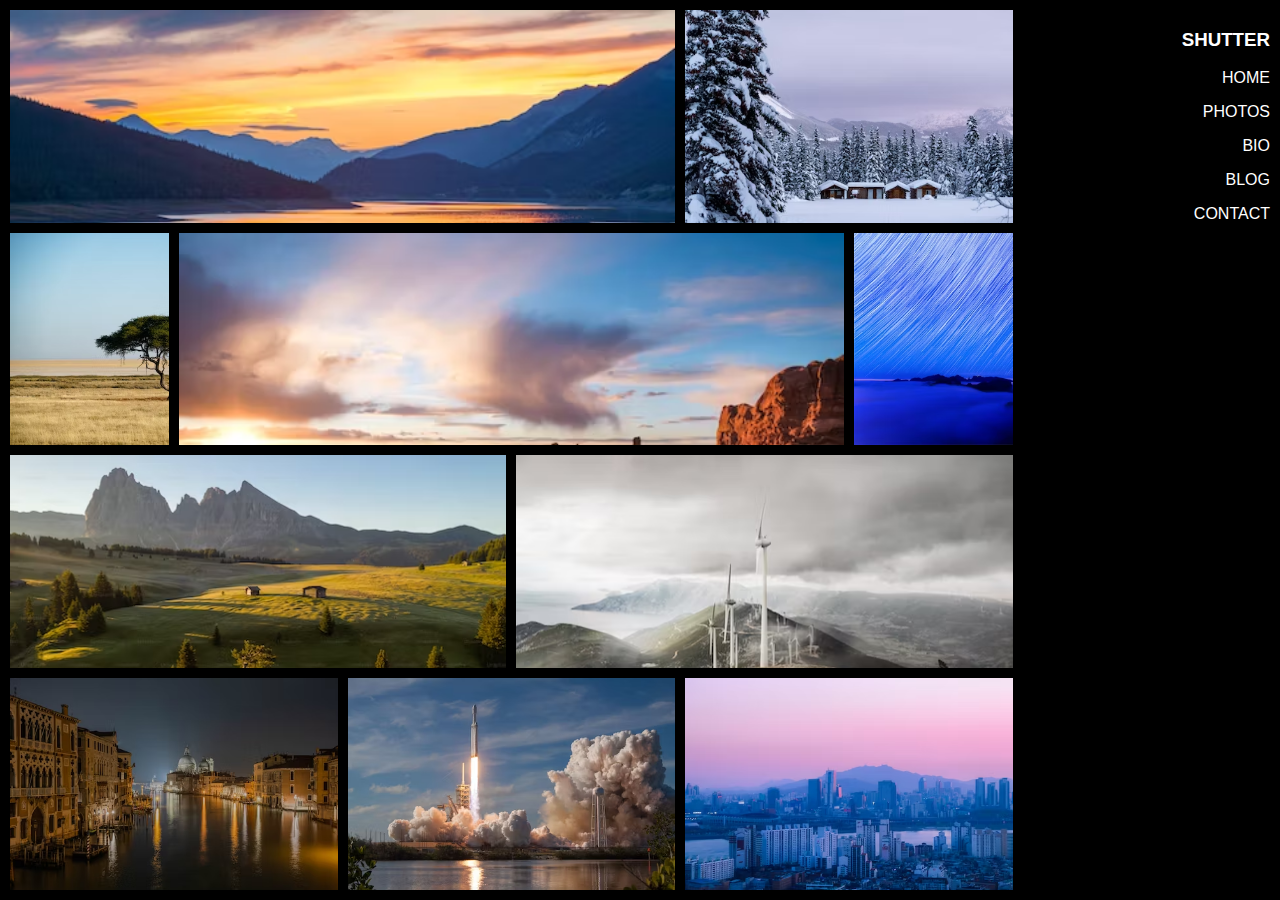
<file: CSS/Module_4_Grid-Responsive/index.html>
<!DOCTYPE html>
<html lang="en">
  <head>
    <meta charset="UTF-8" />
    <meta name="viewport" content="width=device-width, initial-scale=1.0" />
    <title>Grid Gallery ( Responsive )</title>
    <link rel="stylesheet" href="style.css" />
    <link
      rel="stylesheet"
      href="https://cdnjs.cloudflare.com/ajax/libs/font-awesome/6.5.1/css/all.min.css"
      integrity="sha512-DTOQO9RWCH3ppGqcWaEA1BIZOC6xxalwEsw9c2QQeAIftl+Vegovlnee1c9QX4TctnWMn13TZye+giMm8e2LwA=="
      crossorigin="anonymous"
      referrerpolicy="no-referrer"
    />
  </head>

  <body>
    <div class="grid-container">
      <div class="grid-item block1"></div>
      <div class="grid-item block2"></div>
      <div class="grid-item block3">
        <h3>SHUTTER</h3>
        <p>HOME</p>
        <p>PHOTOS</p>
        <p>BIO</p>
        <p>BLOG</p>
        <p>CONTACT</p>
        <a href="#"
          ><i class="fa-brands fa-facebook-f fa-sml" style="color: #ffffff"></i
        ></a>
        <a href="#"
          ><i class="fa-brands fa-twitter fa-sml" style="color: #ffffff"></i
        ></a>
        <a href="#"
          ><i class="fa-brands fa-instagram fa-sml" style="color: #ffffff"></i
        ></a>
      </div>
      <div class="grid-item block4"></div>
      <div class="grid-item block5"></div>
      <div class="grid-item block6"></div>
      <div class="grid-item block7"></div>
      <div class="grid-item block8"></div>
      <div class="grid-item block9"></div>
      <div class="grid-item block10"></div>
      <div class="grid-item block11"></div>
    </div>
  </body>
</html>
</file>
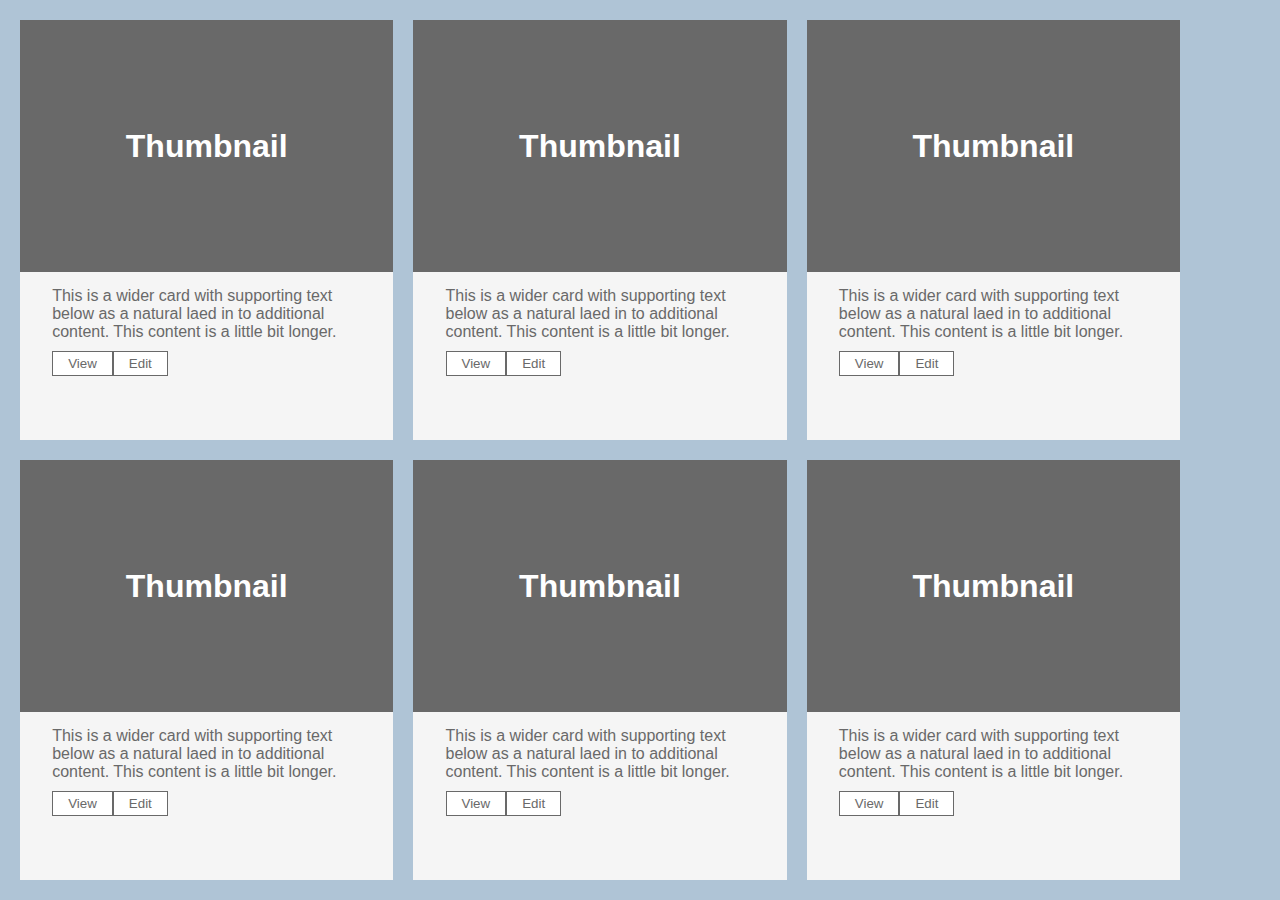
<file: CSS/Module_4_Layouts/index.html>
<!DOCTYPE html>
<html lang="en">

<head>
    <meta charset="UTF-8">
    <meta name="viewport" content="width=device-width, initial-scale=1.0">
    <title>Layouts</title>
    <link rel="stylesheet" href="style.css">
</head>

<body>
    <div class="container">
        <div class="layout">
            <div class="thumbnail">
                <p class="head">Thumbnail</p>
            </div>
            <div class="content">
                <p class="para">
                    This is a wider card with supporting text below as a natural laed in to additional content. This
                    content is a little bit longer.
                </p>
                <div class="buttons">
                    <button>View</button>
                    <button>Edit</button>
                </div>
            </div>
        </div>
        <div class="layout">
            <div class="thumbnail">
                <p class="head">Thumbnail</p>
            </div>
            <div class="content">
                <p class="para">
                    This is a wider card with supporting text below as a natural laed in to additional content. This
                    content is a little bit longer.
                </p>
                <div class="buttons">
                    <button>View</button>
                    <button>Edit</button>
                </div>
            </div>
        </div>
        <div class="layout">
            <div class="thumbnail">
                <p class="head">Thumbnail</p>
            </div>
            <div class="content">
                <p class="para">
                    This is a wider card with supporting text below as a natural laed in to additional content. This
                    content is a little bit longer.
                </p>
                <div class="buttons">
                    <button>View</button>
                    <button>Edit</button>
                </div>
            </div>
        </div>
        <div class="layout">
            <div class="thumbnail">
                <p class="head">Thumbnail</p>
            </div>
            <div class="content">
                <p class="para">
                    This is a wider card with supporting text below as a natural laed in to additional content. This
                    content is a little bit longer.
                </p>
                <div class="buttons">
                    <button>View</button>
                    <button>Edit</button>
                </div>
            </div>
        </div>
        <div class="layout">
            <div class="thumbnail">
                <p class="head">Thumbnail</p>
            </div>
            <div class="content">
                <p class="para">
                    This is a wider card with supporting text below as a natural laed in to additional content. This
                    content is a little bit longer.
                </p>
                <div class="buttons">
                    <button>View</button>
                    <button>Edit</button>
                </div>
            </div>
        </div>
        <div class="layout">
            <div class="thumbnail">
                <p class="head">Thumbnail</p>
            </div>
            <div class="content">
                <p class="para">
                    This is a wider card with supporting text below as a natural laed in to additional content. This
                    content is a little bit longer.
                </p>
                <div class="buttons">
                    <button>View</button>
                    <button>Edit</button>
                </div>
            </div>
        </div>
    </div>
</body>

</html>
</file>
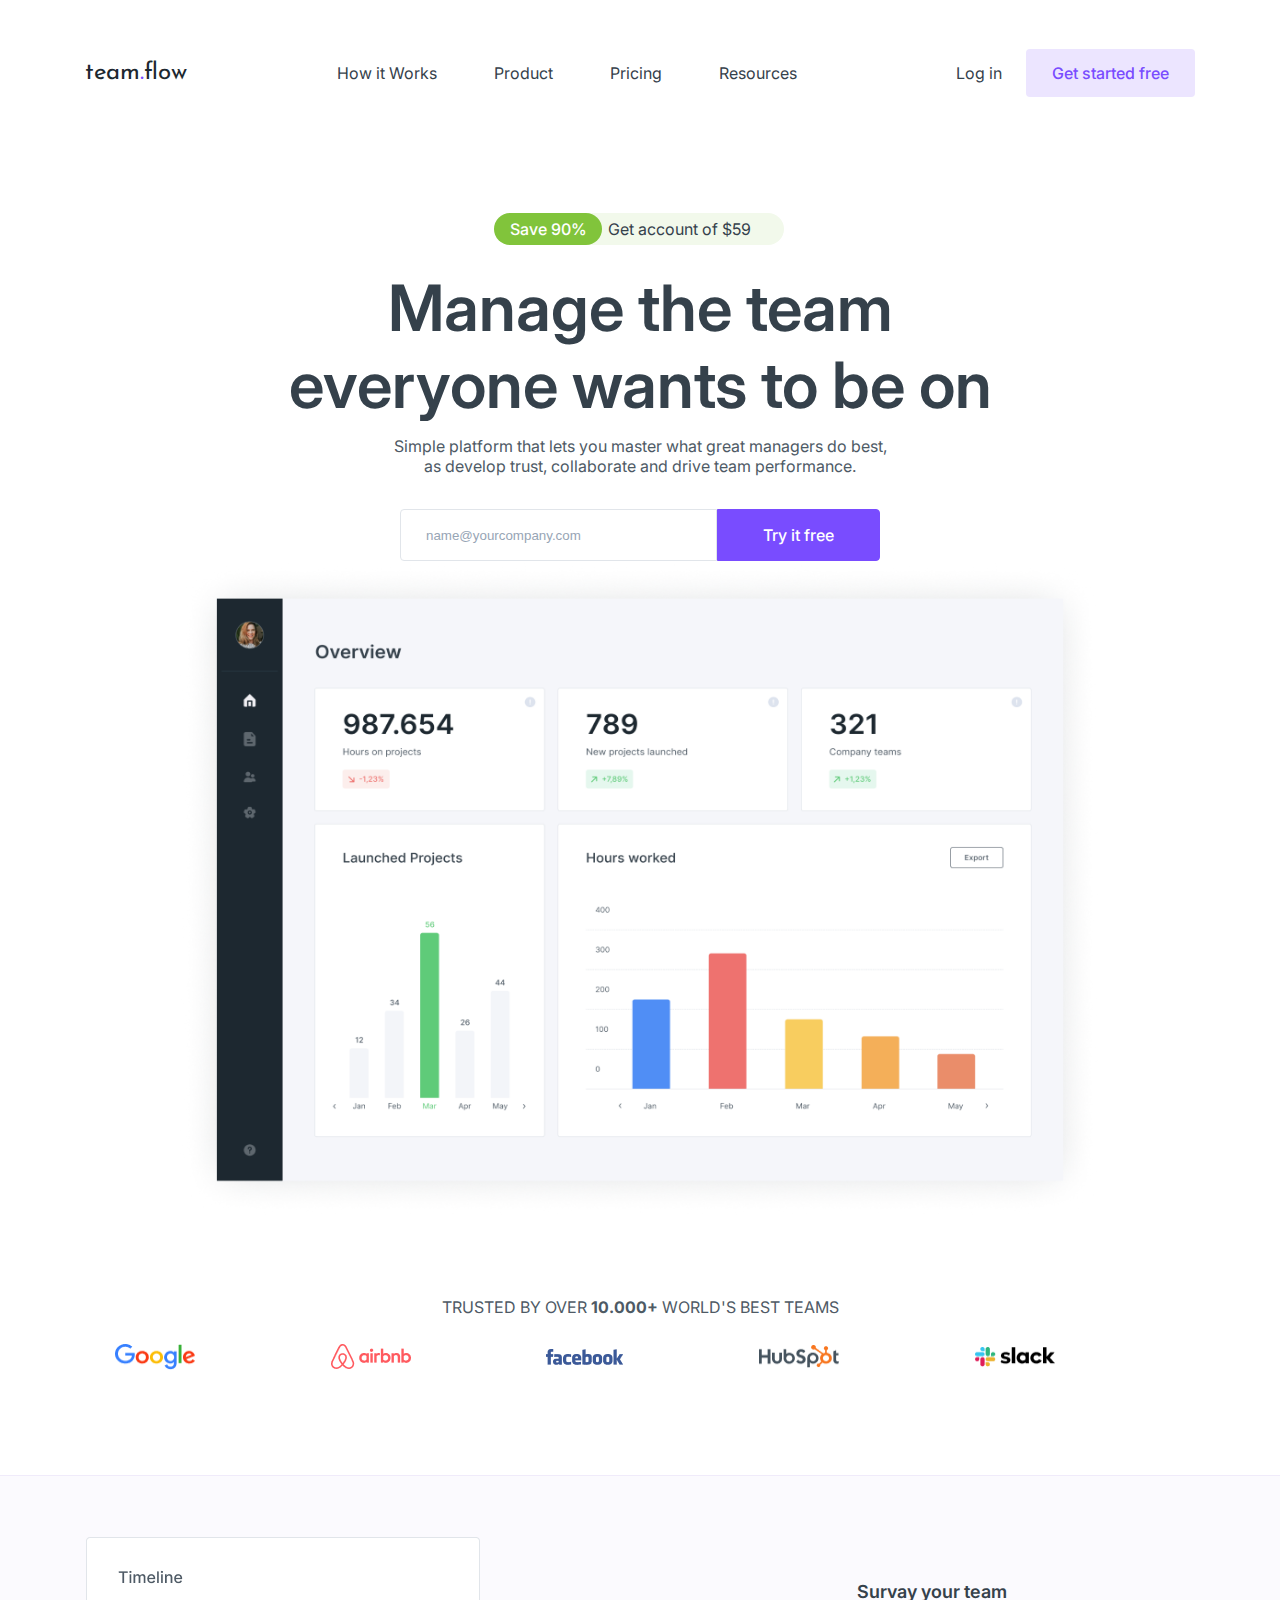
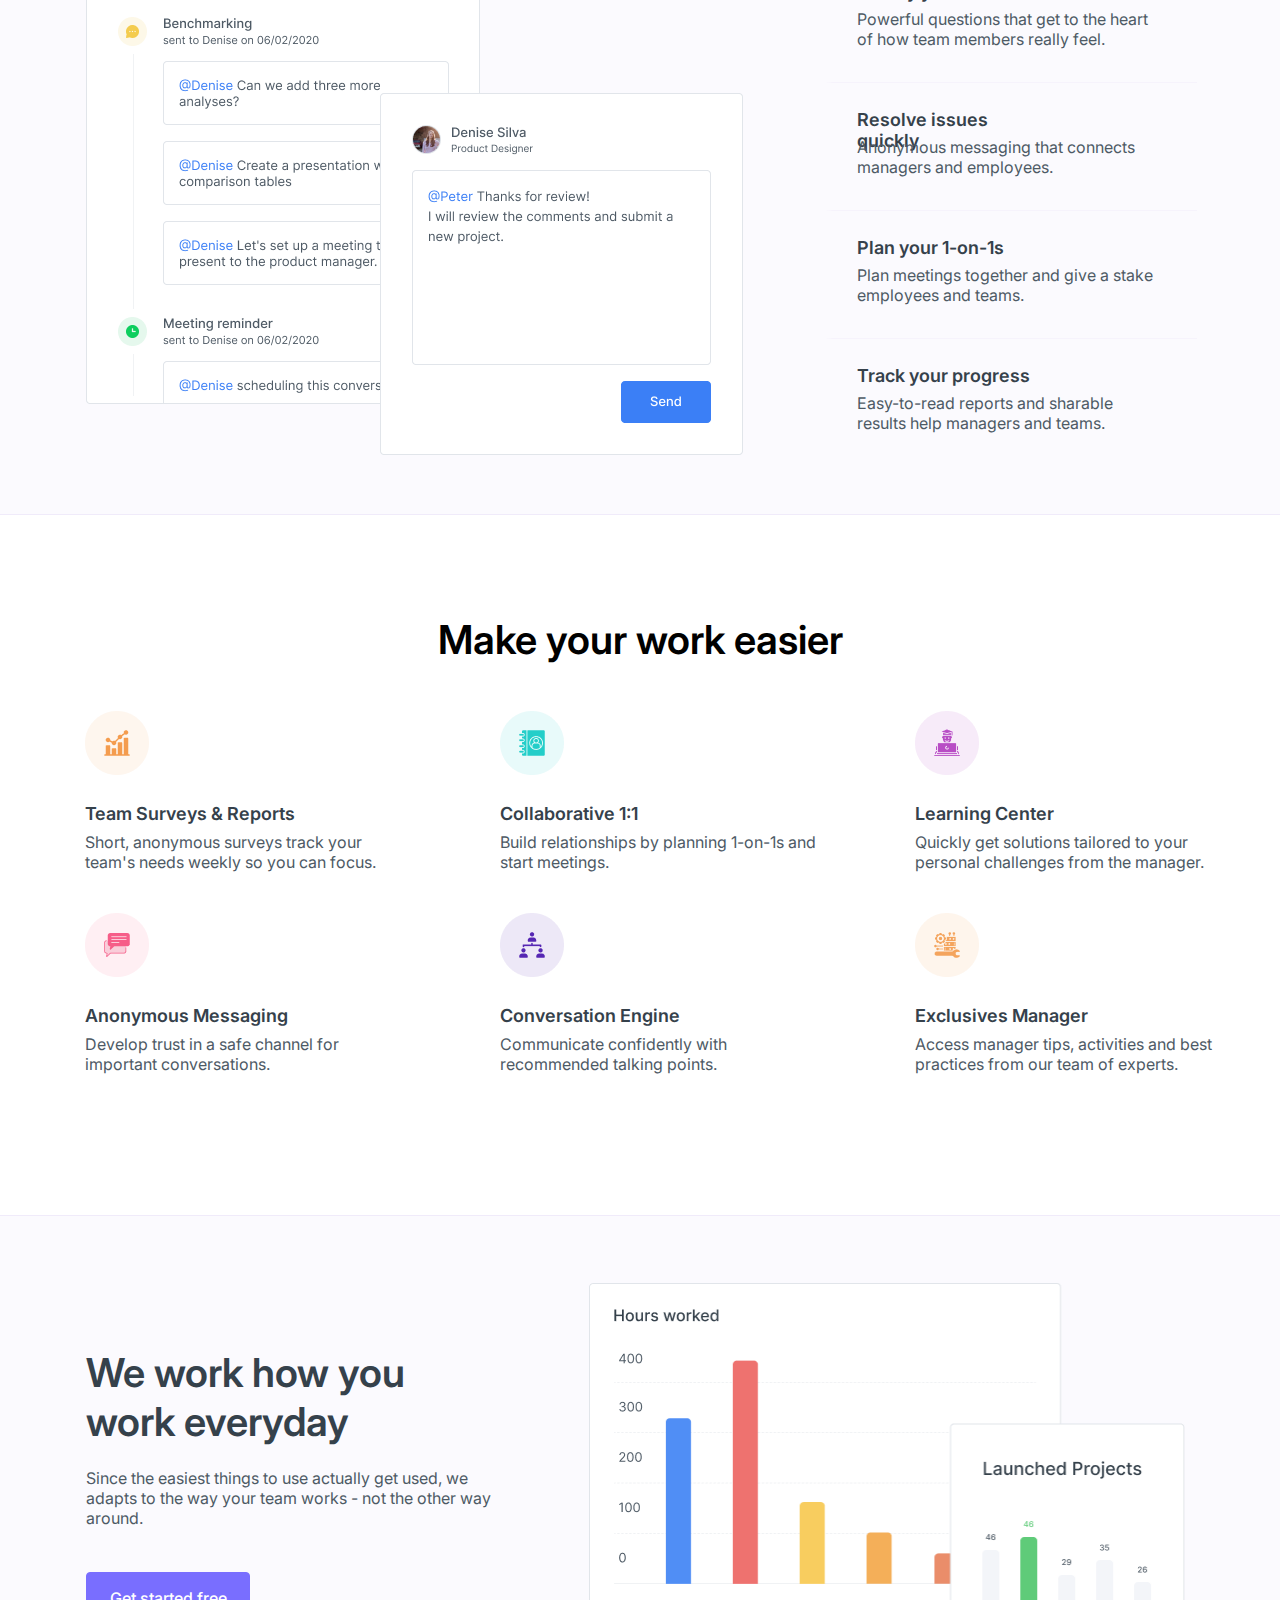
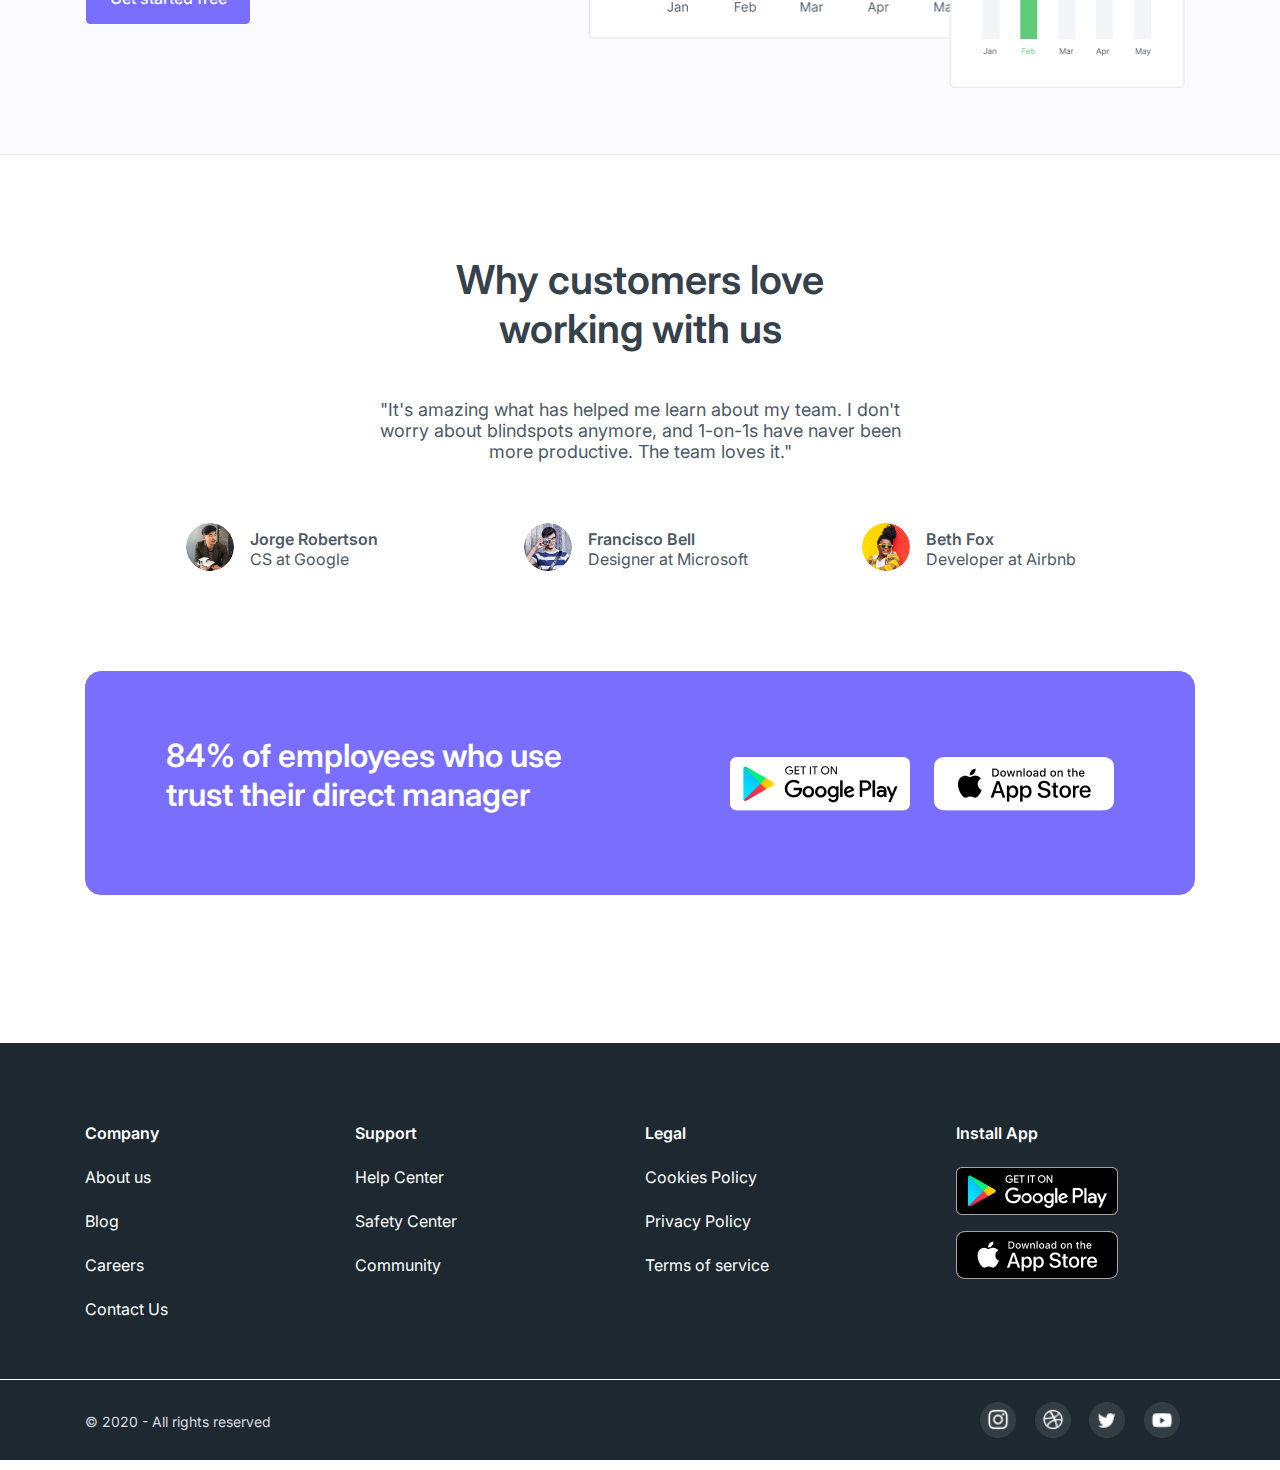
<file: CSS/Module_4_ResponsiveWebPage1/index.html>
<!DOCTYPE html>
<html lang="en">
  <head>
    <meta charset="UTF-8" />
    <meta name="viewport" content="width=device-width, initial-scale=1.0" />
    <title>ResponsiveWebPage</title>
    <link rel="stylesheet" href="style.css" />
    <link rel="stylesheet" href="style2.css" />
    <link
      rel="stylesheet"
      href="https://cdnjs.cloudflare.com/ajax/libs/font-awesome/6.5.1/css/all.min.css"
      integrity="sha512-DTOQO9RWCH3ppGqcWaEA1BIZOC6xxalwEsw9c2QQeAIftl+Vegovlnee1c9QX4TctnWMn13TZye+giMm8e2LwA=="
      crossorigin="anonymous"
      referrerpolicy="no-referrer"
    />
    <link rel="preconnect" href="https://fonts.googleapis.com" />
    <link rel="preconnect" href="https://fonts.gstatic.com" crossorigin />
    <link
      href="https://fonts.googleapis.com/css2?family=Inter:wght@100..900&family=Josefin+Sans:ital,wght@0,100..700;1,100..700&display=swap"
      rel="stylesheet"
    />
  </head>
  <body>
    <div class="container">
      <div class="page1">
        <!-- <div class="circle"></div> -->
        <nav>
          <p class="logo">team<span class="dot">.</span>flow</p>
          <ul class="mainLinks">
            <li>
              <a href="#">
                How it Works <i class="fa-solid fa-angle-down"></i>
              </a>
            </li>
            <li>
              <a href="#">Product <i class="fa-solid fa-angle-down"></i></a>
            </li>
            <li>
              <a href="#">Pricing</a>
            </li>
            <li>
              <a href="#">Resources <i class="fa-solid fa-angle-down"></i></a>
            </li>
          </ul>
          <div class="login-freeStart-buttons">
            <button class="logIn">Log in</button>
            <button class="getStartedFree">Get started free</button>
          </div>
          <div class="menu1">
            <i class="fa-solid fa-bars"></i>
            <p class="menuText1">MENU</p>
          </div>
        </nav>
        <div class="hideshow">
          <ul class="menuLinks">
            <li>
              <a href="#">
                How it Works <i class="fa-solid fa-angle-down"></i>
              </a>
            </li>
            <li>
              <a href="#">Product <i class="fa-solid fa-angle-down"></i></a>
            </li>
            <li>
              <a href="#">Pricing</a>
            </li>
            <li>
              <a href="#">Resources <i class="fa-solid fa-angle-down"></i></a>
            </li>
          </ul>
        </div>
        <main class="main1">
          <div class="save-getAccount-button">
            <button class="getAccount">Get account of $59</button>
            <button class="save">Save 90%</button>
          </div>
          <p class="heading1">Manage the team everyone wants to be on</p>
          <p class="para1">
            Simple platform that lets you master what great managers do best, as
            develop trust, collaborate and drive team performance.
          </p>
          <div class="email-tryItFree">
            <input
              class="email1"
              type="email"
              placeholder="name@yourcompany.com"
            />
            <button class="tryItFree">Try it free</button>
          </div>
        </main>
        <img src="pictures/Graph 1.png" alt="GraphImage" class="graph1" />
        <div class="companies">
          <p class="trust-line">
            TRUSTED BY OVER <span>10.000+</span> WORLD'S BEST TEAMS
          </p>
          <div class="company-images">
            <img class="comp-img1" src="pictures/1_Google.png" alt="goglePng" />
            <img
              class="comp-img2"
              src="pictures/2_Airbnb.png"
              alt="airbnbPng"
            />
            <img
              class="comp-img3"
              src="pictures/3_Facebook.png"
              alt="facebookPng"
            />
            <img
              class="comp-img4"
              src="pictures/4_Hubspot.png"
              alt="hubspotPng"
            />
            <img class="comp-img5" src="pictures/5_Slack.png" alt="slackPng" />
          </div>
        </div>
      </div>
      <div class="page2">
        <img
          src="pictures/Timeline Image.png"
          alt="timelineImage"
          class="timeline-img"
        />
        <main class="main2">
          <div class="section2">
            <p class="heading2">Survay your team</p>
            <p class="para2">
              Powerful questions that get to the heart of how team members
              really feel.
            </p>
          </div>
          <div class="section2">
            <p class="heading2">Resolve issues quickly</p>
            <p class="para2">
              Anonymous messaging that connects managers and employees.
            </p>
          </div>
          <div class="section2">
            <p class="heading2">Plan your 1-on-1s</p>
            <p class="para2">
              Plan meetings together and give a stake employees and teams.
            </p>
          </div>
          <div class="section2 section2-1">
            <p class="heading2">Track your progress</p>
            <p class="para2">
              Easy-to-read reports and sharable results help managers and teams.
            </p>
          </div>
        </main>
      </div>
      <div class="page3">
        <p class="heading3-1">Make your work easier</p>
        <main class="main3">
          <div class="section3">
            <img src="pictures/Gr1.png" alt="01" />
            <p class="heading3-2">Team Surveys & Reports</p>
            <p class="para3">
              Short, anonymous surveys track your team's needs weekly so you can
              focus.
            </p>
          </div>
          <div class="section3">
            <img src="pictures/Gr2.png" alt="02" />
            <p class="heading3-2">Collaborative 1:1</p>
            <p class="para3">
              Build relationships by planning 1-on-1s and start meetings.
            </p>
          </div>
          <div class="section3">
            <img src="pictures/Gr3.png" alt="03" />
            <p class="heading3-2">Learning Center</p>
            <p class="para3">
              Quickly get solutions tailored to your personal challenges from
              the manager.
            </p>
          </div>
          <div class="section3 section3-1">
            <img src="pictures/Gr4.png" alt="04" />
            <p class="heading3-2">Anonymous Messaging</p>
            <p class="para3">
              Develop trust in a safe channel for important conversations.
            </p>
          </div>
          <div class="section3 section3-1">
            <img src="pictures/Gr5.png" alt="05" />
            <p class="heading3-2">Conversation Engine</p>
            <p class="para3">
              Communicate confidently with recommended talking points.
            </p>
          </div>
          <div class="section3 section3-1">
            <img src="pictures/Gr6.png" alt="06" />
            <p class="heading3-2">Exclusives Manager</p>
            <p class="para3">
              Access manager tips, activities and best practices from our team
              of experts.
            </p>
          </div>
          <button class="benefits-button">View more benefits</button>
        </main>
      </div>
      <div class="page4">
        <main class="main4">
          <p class="heading4">We work how you work everyday</p>
          <p class="para4">
            Since the easiest things to use actually get used, we adapts to the
            way your team works - not the other way around.
          </p>
          <button class="getStartedFree4">Get started free</button>
        </main>
        <img src="pictures/Graph 2.png" alt="graph_2" class="graph2" />
      </div>
      <div class="page5">
        <p class="heading5">Why customers love working with us</p>
        <p class="para5">
          "It's amazing what has helped me learn about my team. I don't worry
          about blindspots anymore, and 1-on-1s have naver been more productive.
          The team loves it."
        </p>
        <div class="details">
          <div class="person">
            <img src="pictures/person1.png" alt="" class="person1" />
            <div class="detail1">
              <p class="name">Jorge Robertson</p>
              <p class="job">CS at Google</p>
            </div>
          </div>
          <div class="person person0">
            <img src="pictures/person2.png" alt="" class="person1" />
            <div class="detail1">
              <p class="name">Francisco Bell</p>
              <p class="job">Designer at Microsoft</p>
            </div>
          </div>
          <div class="person person0">
            <img src="pictures/person3.png" alt="" class="person1" />
            <div class="detail1">
              <p class="name">Beth Fox</p>
              <p class="job">Developer at Airbnb</p>
            </div>
          </div>
        </div>
        <div class="app-link">
          <p class="users">
            84% of employees who use trust their direct manager
          </p>
          <img src="pictures/playstore1.png" alt="applink" class="playstore1" />
          <img src="pictures/appstore1.png" alt="applink" class="appstore1" />
        </div>
      </div>
      <div class="page6">
        <div class="extra">
          <div class="about-us">
            <div class="section6">
              <p class="about-us1-1">Company</p>
              <p class="about-us1">About us</p>
              <p class="about-us1">Blog</p>
              <p class="about-us1">Careers</p>
              <p class="about-us1">Contact Us</p>
            </div>
            <div class="section6">
              <p class="about-us1-1">Support</p>
              <p class="about-us1">Help Center</p>
              <p class="about-us1">Safety Center</p>
              <p class="about-us1">Community</p>
            </div>
            <div class="section6">
              <p class="about-us1-1">Legal</p>
              <p class="about-us1">Cookies Policy</p>
              <p class="about-us1">Privacy Policy</p>
              <p class="about-us1">Terms of service</p>
            </div>
            <div class="section6 section6-1">
              <p class="about-us1-1">Install App</p>
              <img
                src="pictures/playstore2.png"
                alt="playstoreApplink"
                class="playstore2"
              />
              <img
                src="pictures/appstore2.png"
                alt="AppstoreaApplink"
                class="appstore2"
              />
            </div>
          </div>
          <div class="down-arrows">
            <i class="fa-solid fa-angle-down"></i>
            <i class="fa-solid fa-angle-down"></i>
            <i class="fa-solid fa-angle-down"></i>
          </div>
        </div>
        <div class="hline"></div>
        <div class="rights-socialMedia">
          <p class="rights">© 2020 - All rights reserved</p>
          <div class="socialMedia">
            <img src="pictures/Group 27.png" alt="" class="media" />
            <img src="pictures/Group 28.png" alt="" class="media" />
            <img src="pictures/Group 29.png" alt="" class="media" />
            <img src="pictures/Group 30.png" alt="" class="media" />
          </div>
        </div>
      </div>
    </div>
  </body>
</html>
</file>
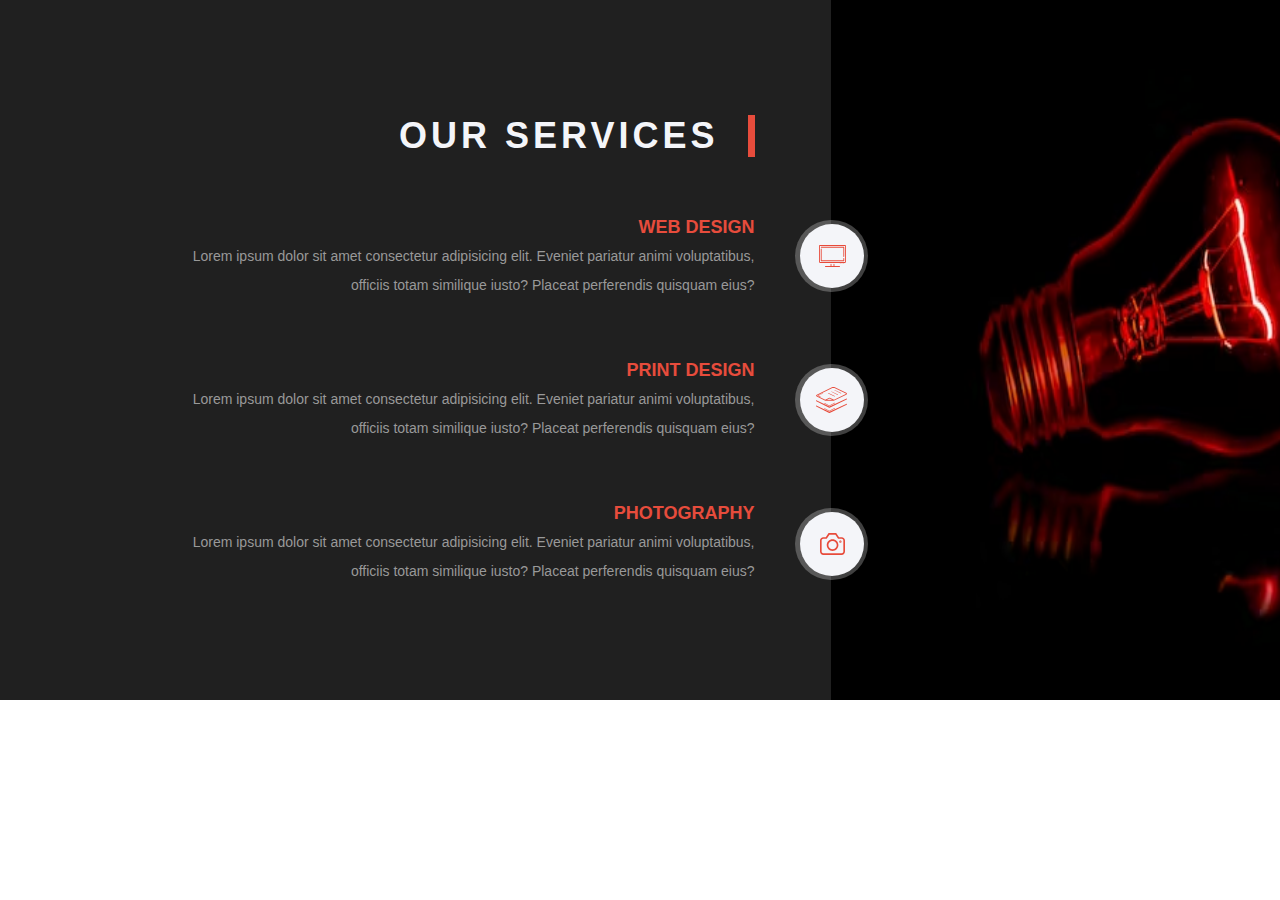
<file: CSS/Module_4_Services/index.html>
<!DOCTYPE html>
<html lang="en">

<head>
    <meta charset="UTF-8">
    <meta name="viewport" content="width=device-width, initial-scale=1.0">
    <title>Services</title>
    <link rel="stylesheet" href="style.css">
</head>

<body>
    <div class="container">
        <div class="part-1">
            <div class="content">
                <div class="content0">
                    <p class="heading">OUR SERVICES</p>
                </div>
                <div class="content0">
                    <p class="head">WEB DESIGN</p>
                    <p class="para">
                        Lorem ipsum dolor sit amet consectetur adipisicing elit. Eveniet pariatur animi voluptatibus,
                        officiis totam similique iusto? Placeat perferendis quisquam eius?
                    </p>
                </div>
                <div class="content0">
                    <p class="head">PRINT DESIGN</p>
                    <p class="para">
                        Lorem ipsum dolor sit amet consectetur adipisicing elit. Eveniet pariatur animi voluptatibus,
                        officiis totam similique iusto? Placeat perferendis quisquam eius?
                    </p>
                </div>
                <div class="content0">
                    <p class="head">PHOTOGRAPHY</p>
                    <p class="para">
                        Lorem ipsum dolor sit amet consectetur adipisicing elit. Eveniet pariatur animi voluptatibus,
                        officiis totam similique iusto? Placeat perferendis quisquam eius?
                    </p>
                </div>
            </div>
        </div>
        <div class="icons">
            <div class="icon-border">
                <div class="icon">
                    <img src="TV_img.png" alt="tv-icon">
                </div>
            </div>
            <div class="icon-border">
                <div class="icon">
                    <img src="Documents_img.png" alt="documents-icon">
                </div>
            </div>
            <div class="icon-border">
                <div class="icon">
                    <img src="Camera_img.png" alt="camera-icon">
                </div>
            </div>
        </div>
        <div class="part-2">
            <img src="Image.avif" alt="Bulb Image">
        </div>
    </div>
</body>

</html>
</file>
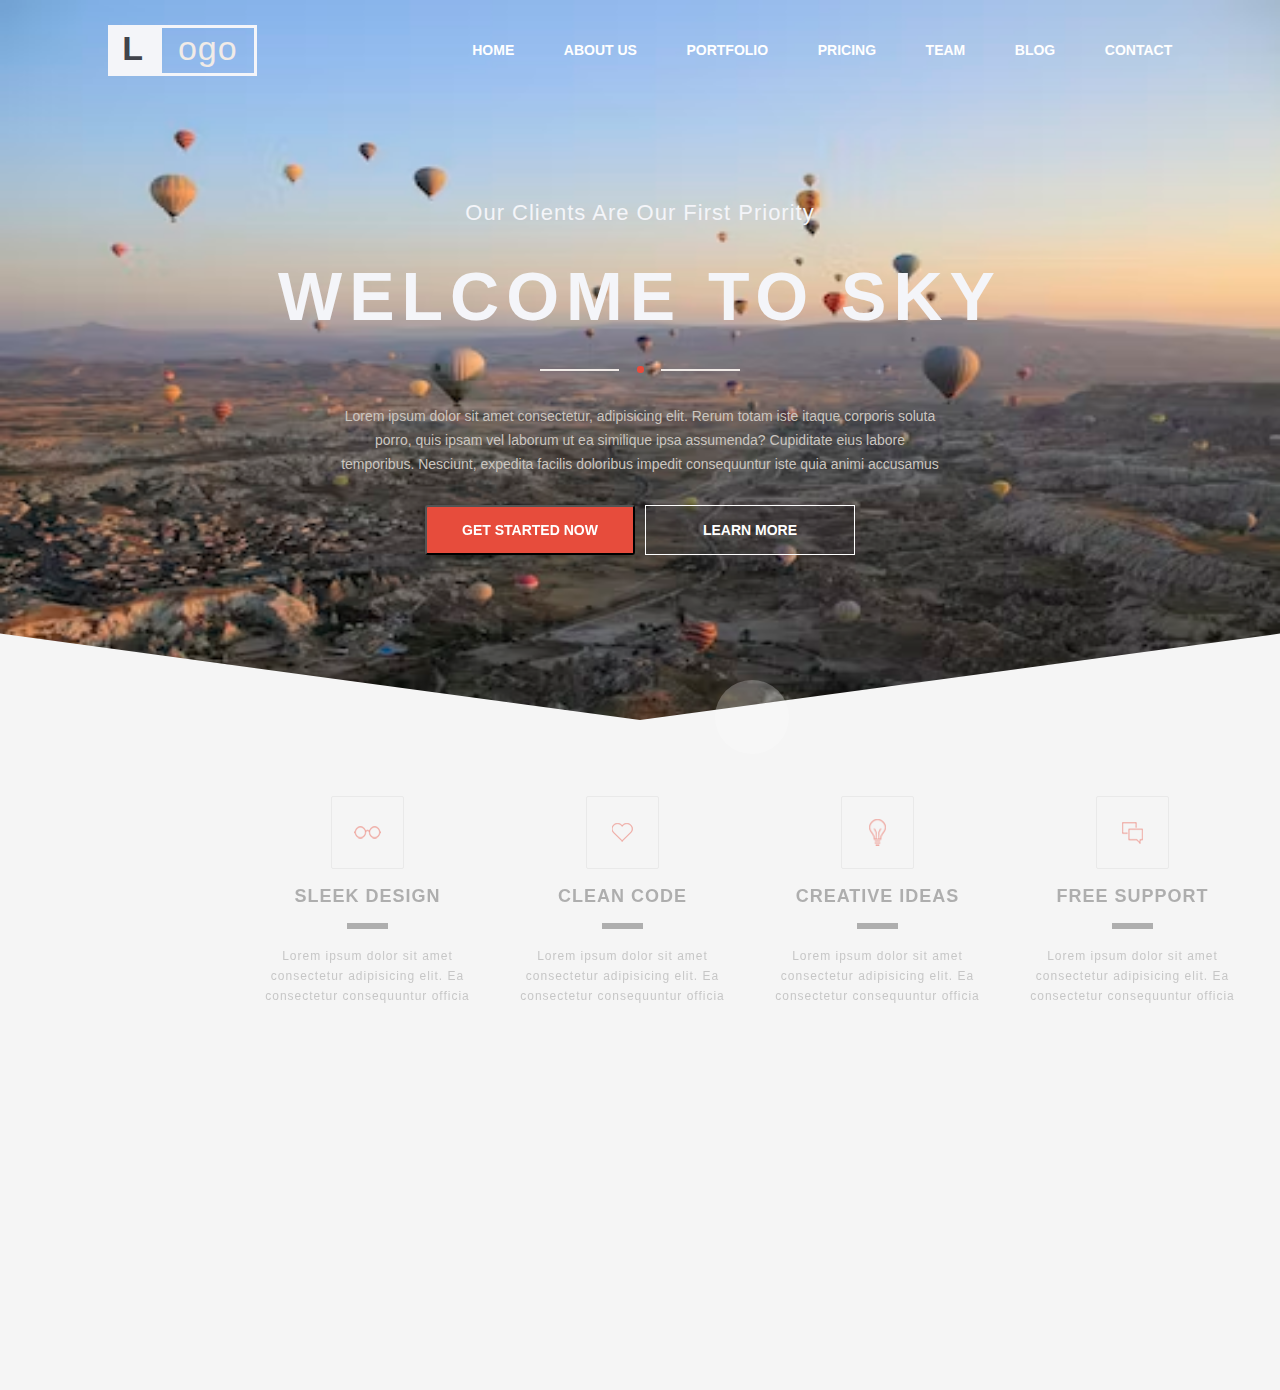
<file: CSS/Module_4_TaskHeader/index.html>
<!DOCTYPE html>
<html lang="en">

<head>
    <meta charset="UTF-8">
    <meta name="viewport" content="width=device-width, initial-scale=1.0">
    <title>TaskHeader</title>
    <link rel="stylesheet" href="style.css">
    <link rel="stylesheet" href="https://cdnjs.cloudflare.com/ajax/libs/font-awesome/6.5.1/css/all.min.css"
        integrity="sha512-DTOQO9RWCH3ppGqcWaEA1BIZOC6xxalwEsw9c2QQeAIftl+Vegovlnee1c9QX4TctnWMn13TZye+giMm8e2LwA=="
        crossorigin="anonymous" referrerpolicy="no-referrer" />
</head>

<body>
    <div class="home-page">
        <div class="bck-image">
            <img class="image0" src="HotAirBaloon.avif" alt="background image">
            <div class="menu-bar">
                <p class="logo">
                    <span class="l-ogo1">L</span><span class="l-ogo2">ogo</span>
                </p>
                <nav>
                    <ul>
                        <li><a href="#">HOME</a></li>
                        <li><a href="#">ABOUT US</a></li>
                        <li><a href="#">PORTFOLIO</a></li>
                        <li><a href="#">PRICING</a></li>
                        <li><a href="#">TEAM</a></li>
                        <li><a href="#">BLOG</a></li>
                        <li><a href="#">CONTACT</a></li>
                    </ul>
                </nav>
            </div>
            <main>
                <p class="priority">Our Clients Are Our First Priority</p>
                <p class="heading">WELCOME TO SKY</p>
                <div class="decorations">
                    <div class="decoration1"></div>
                    <div class="decoration2"></div>
                    <div class="decoration3"></div>
                </div>
                <p class="para">Lorem ipsum dolor sit amet consectetur, adipisicing elit. Rerum totam iste itaque
                    corporis soluta porro, quis ipsam vel laborum ut ea similique ipsa assumenda? Cupiditate eius
                    labore temporibus. Nesciunt, expedita facilis doloribus impedit consequuntur iste quia animi
                    accusamus
                </p>
                <div class="buttons">
                    <button class="button1">GET STARTED NOW</button>
                    <button class="button2">LEARN MORE</button>
                </div>
            </main>
        </div>
        <div class="icon">
            <a href="#bottom"><i class="fa-solid fa-anchor"></i></a>
        </div>
        <footer>
            <div class="description">
                <div class="description1">
                    <div class="desc-icon">
                        <img class="desc-img" src="1.png" alt="">
                    </div>
                    <p class="desc-name">SLEEK DESIGN</p>
                    <div class="decoration0"></div>
                    <p class="desc-para">
                        Lorem ipsum dolor sit amet consectetur adipisicing elit. Ea consectetur consequuntur officia
                    </p>
                </div>
                <div class="description1">
                    <div class="desc-icon">
                        <img class="desc-img" src="2.png" alt="">
                    </div>
                    <p class="desc-name">CLEAN CODE</p>
                    <div class="decoration0"></div>
                    <p class="desc-para">
                        Lorem ipsum dolor sit amet consectetur adipisicing elit. Ea consectetur consequuntur officia
                    </p>
                </div>
                <div class="description1">
                    <div class="desc-icon">
                        <img class="desc-img" src="3.png" alt="">
                    </div>
                    <p class="desc-name">CREATIVE IDEAS</p>
                    <div class="decoration0"></div>
                    <p class="desc-para">
                        Lorem ipsum dolor sit amet consectetur adipisicing elit. Ea consectetur consequuntur officia
                    </p>
                </div>
                <div class="description1">
                    <div class="desc-icon">
                        <img class="desc-img" src="4.png" alt="">
                    </div>
                    <p class="desc-name">FREE SUPPORT</p>
                    <div class="decoration0"></div>
                    <p class="desc-para">
                        Lorem ipsum dolor sit amet consectetur adipisicing elit. Ea consectetur consequuntur officia
                    </p>
                </div>
            </div>
        </footer>
        <div id="bottom"></div>
    </div>
</body>

</html>
</file>
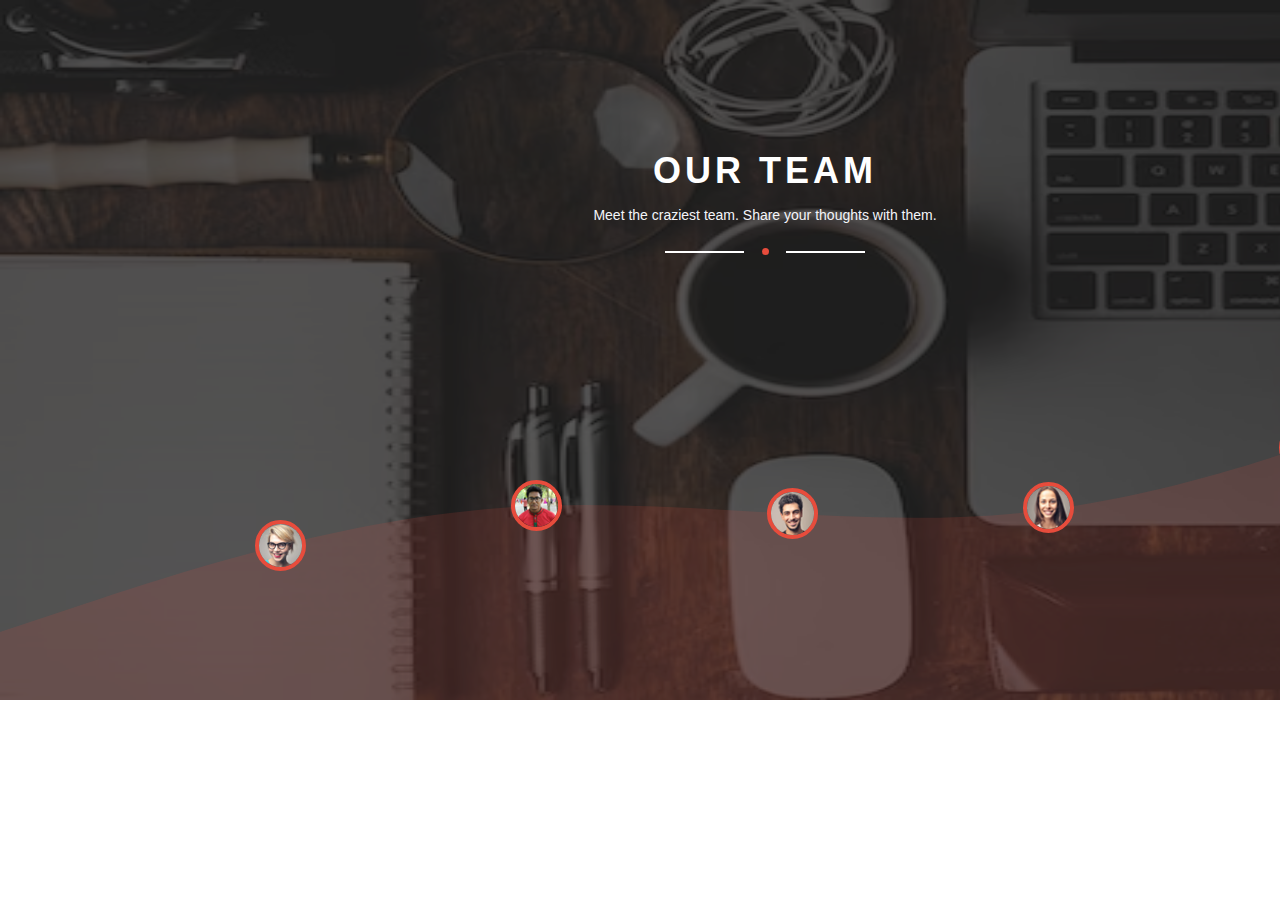
<file: CSS/Module_4_Waves/index.html>
<!DOCTYPE html>
<html lang="en">

<head>
    <meta charset="UTF-8">
    <meta name="viewport" content="width=device-width, initial-scale=1.0">
    <title>Waves Page</title>
    <link rel="stylesheet" href="style.css">
</head>

<body>
    <div class="container">
        <img class="background_img" src="Background.avif" alt="">
        <svg xmlns="http://www.w3.org/2000/svg" viewBox="0 0 1440 320">
            <path fill="#e74c3c" fill-opacity="0.150"
                d="M0,256L80,229.3C160,203,320,149,480,138.7C640,128,800,160,960,144C1120,128,1280,64,1360,32L1440,0L1440,320L1360,320C1280,320,1120,320,960,320C800,320,640,320,480,320C320,320,160,320,80,320L0,320Z">
            </path>
        </svg>
        <div class="header">
            <p class="heading">OUR TEAM</p>
            <p class="para">Meet the craziest team. Share your thoughts with them.</p>
            <div class="decoration">
                <div class="decoration1"></div>
                <div class="decoration2"></div>
                <div class="decoration1"></div>
            </div>
        </div>
        <div class="profiles">
            <div class="hover-eff">
                <img class="profile1 profile0" src="Ellipse 1.png" alt="">
                <div class="content1">
                    <div class="decoration3"></div>
                    <p class="intro">WEB DESIGNER</p>
                    <p class="qualification">UI/UX Designer</p>
                </div>
            </div>
            <div class="hover-eff">
                <img class="profile2 profile0" src="Ellipse 2.png" alt="">
                <div class="content2">
                    <div class="decoration3"></div>
                    <p class="intro">WEB DESIGNER</p>
                    <p class="qualification">UI/UX Designer</p>
                </div>
            </div>
            <div class="hover-eff">
                <img class="profile3 profile0" src="Ellipse 3.png" alt="">
                <div class="content3">
                    <div class="decoration3"></div>
                    <p class="intro">WEB DESIGNER</p>
                    <p class="qualification">UI/UX Designer</p>
                </div>
            </div>
            <div class="hover-eff">
                <img class="profile4 profile0" src="Ellipse 4.png" alt="">
                <div class="content4">
                    <div class="decoration3"></div>
                    <p class="intro">WEB DESIGNER</p>
                    <p class="qualification">UI/UX Designer</p>
                </div>
            </div>
            <div class="hover-eff">
                <img class="profile5 profile0" src="Ellipse 5.png" alt="">
                <div class="content5">
                    <div class="decoration3"></div>
                    <p class="intro">WEB DESIGNER</p>
                    <p class="qualification">UI/UX Designer</p>
                </div>
            </div>
        </div>
    </div>
</body>

</html>
</file>
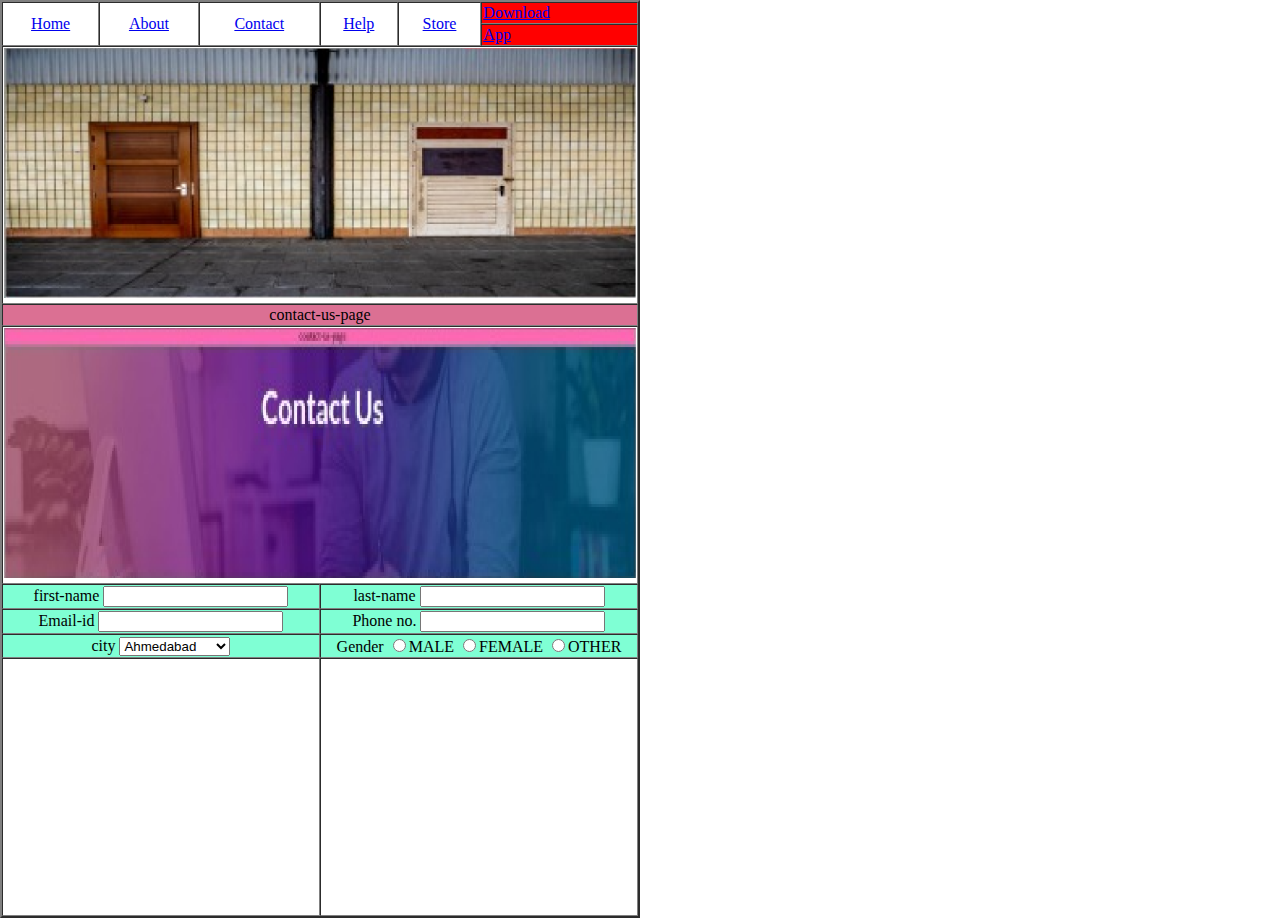
<file: HTML/Module_3_TABLE/assignmentTable.html>
<!DOCTYPE html>
<html lang="en">

<head>
    <meta charset="UTF-8">
    <meta name="viewport" content="width=device-width, initial-scale=1.0">
    <title>Assignment Table</title>
</head>

<body style="margin: 0; padding: 0;">
    <table border="2" cellspacing="0" style="height: 400px; width: 50%;">
        <tr>
            <td rowspan="2" style="text-align: center;"><a href="#">Home</a></td>
            <td rowspan="2" style="text-align: center;"><a href="#">About</a></td>
            <td rowspan="2" style="text-align: center;"><a href="#">Contact</a></td>
            <td rowspan="2" style="text-align: center;"><a href="#">Help</a></td>
            <td rowspan="2" style="text-align: center;"><a href="#">Store</a></td>
            <td style="background-color: red;"><a href="#">Download</a></td>
        </tr>
        <tr>
            <td style="background-color: red;"><a href="#">App</a></td>
        </tr>
        <tr>
            <td colspan="6">
                <img src="Assignment table.png" alt="01" style="width: 100%; height: 250px;">
            </td>
        </tr>
        <tr>
            <td colspan="6" style="text-align: center; background-color: palevioletred;">contact-us-page</td>
        </tr>
        <tr>
            <td colspan="6">
                <img src="Assignment table2.png" alt="01" style="width: 100%; height: 250px;">
            </td>
        </tr>
        <tr style="background-color: aquamarine;">
            <td colspan="3" style="text-align: center;">
                <label>first-name</label>
                <input type="text">
            </td>
            <td colspan="3" style="text-align: center;">
                <label>last-name</label>
                <input type="text">
            </td>
        </tr>
        <tr style="background-color: aquamarine;">
            <td colspan="3" style="text-align: center;">
                <label>Email-id</label>
                <input type="email">
            </td>
            <td colspan="3" style="text-align: center;">
                <label>Phone no.</label>
                <input type="tel">
            </td>
        </tr>
        <tr style="background-color: aquamarine;">
            <td colspan="3" style="text-align: center;">
                <label>city</label>
                <select>
                    <option>Ahmedabad</option>
                    <option>Surendranagar</option>
                </select>
            </td>
            <td colspan="3" style="text-align: center;">
                <label>Gender</label>
                <input type="radio" name="aaa">MALE
                <input type="radio" name="aaa">FEMALE
                <input type="radio" name="aaa">OTHER
            </td>
        </tr>
        <tr>
            <td colspan="3">
                <iframe
                    src="https://www.google.com/maps/embed?pb=!1m18!1m12!1m3!1d14689.558498030614!2d72.58813614929072!3d23.009462166923978!2m3!1f0!2f0!3f0!3m2!1i1024!2i768!4f13.1!3m3!1m2!1s0x395e85c51048cefb%3A0x777f51782a8b7a1a!2sKankaria%20Lake!5e0!3m2!1sen!2sin!4v1703220231529!5m2!1sen!2sin"
                    width="100%" height="250px" style="border:0;" allowfullscreen="" loading="lazy"
                    referrerpolicy="no-referrer-when-downgrade"></iframe>
            </td>
            <td colspan="3">
                <iframe width="100%" height="250px" src="https://www.youtube.com/embed/Joo_jE8kMDg?si=hqL9z73piPmcyACd"
                    title="YouTube video player" frameborder="0"
                    allow="accelerometer; autoplay; clipboard-write; encrypted-media; gyroscope; picture-in-picture; web-share"
                    allowfullscreen></iframe>
            </td>
        </tr>
    </table>
</body>

</html>
</file>
<file: CSS/Module_4_Grid-Responsive/style.css>
* {
  box-sizing: border-box;
  font-family: sans-serif;
}

body {
  margin: 0;
  padding: 0;
}

.grid-container {
  height: 100vh;
  display: grid;
  grid-template-columns: auto auto auto auto auto auto auto;
  gap: 10px;
  padding: 10px;
  background-color: black;
}

.block1 {
  background: url(photo1.avif);
  background-repeat: no-repeat;
  background-size: cover;
  grid-column: 1 / span 4;
  grid-row: 1;
}

.block2 {
  background: url(photo2.avif);
  background-repeat: no-repeat;
  background-size: cover;
  grid-column: 5 / span 2;
  grid-row: 1;
}

.block3 {
  grid-column: 7;
  grid-row: 1 / span 4;
  text-align: end;
  color: #fff;
}

p:hover {
  color: brown;
  cursor: pointer;
}

.block4 {
  background: url(photo3.avif);
  background-repeat: no-repeat;
  background-size: cover;
  grid-column: 1;
  grid-row: 2;
}

.block5 {
  background: url(photo4.avif);
  background-repeat: no-repeat;
  background-size: cover;
  grid-column: 2 / span 4;
  grid-row: 2;
}

.block6 {
  background: url(photo5.avif);
  background-repeat: no-repeat;
  background-size: cover;
  grid-column: 6;
  grid-row: 2;
}

.block7 {
  background: url(photo6.avif);
  background-repeat: no-repeat;
  background-size: cover;
  grid-column: 1 / span 3;
  grid-row: 3;
}

.block8 {
  background: url(photo7.avif);
  background-repeat: no-repeat;
  background-size: cover;
  grid-column: 4 / span 3;
  grid-row: 3;
}

.block9 {
  background: url(photo8.avif);
  background-repeat: no-repeat;
  background-size: cover;
  grid-column: 1 / span 2;
  grid-row: 4;
}

.block10 {
  background: url(photo9.avif);
  background-repeat: no-repeat;
  background-size: cover;
  grid-column: 3 / span 2;
  grid-row: 4;
}

.block11 {
  background: url(photo10.avif);
  background-repeat: no-repeat;
  background-size: cover;
  grid-column: 5 / span 2;
  grid-row: 4;
}

@media screen and (max-width: 768px) {
  body {
    margin: 0;
    padding: 0;
  }

  .grid-container {
    height: 100vh;
    width: auto;
    display: grid;
    grid-template-columns: auto auto auto auto auto;
    gap: 10px;
    padding: 10px;
    background-color: black;
  }

  .block1 {
    background: url(photo1.avif);
    background-repeat: no-repeat;
    background-size: cover;
    grid-column: 1 / span 3;
    grid-row: 1;
  }

  .block2 {
    background: url(photo2.avif);
    background-repeat: no-repeat;
    background-size: cover;
    grid-column: 4;
    grid-row: 1;
  }

  .block3 {
    grid-column: 5;
    grid-row: 1 / span 5;
    text-align: end;
    color: #fff;
  }

  p:hover {
    color: brown;
    cursor: pointer;
  }

  .block4 {
    background: url(photo3.avif);
    background-repeat: no-repeat;
    background-size: cover;
    grid-column: 1;
    grid-row: 2;
  }

  .block5 {
    background: url(photo4.avif);
    background-repeat: no-repeat;
    background-size: cover;
    grid-column: 2 / span 3;
    grid-row: 2;
  }

  .block6 {
    background: url(photo5.avif);
    background-repeat: no-repeat;
    background-size: cover;
    grid-column: 1 / span 2;
    grid-row: 3;
  }

  .block7 {
    background: url(photo6.avif);
    background-repeat: no-repeat;
    background-size: cover;
    grid-column: 3 / span 2;
    grid-row: 3;
  }

  .block8 {
    background: url(photo7.avif);
    background-repeat: no-repeat;
    background-size: cover;
    grid-column: 1 / span 3;
    grid-row: 4;
  }

  .block9 {
    background: url(photo8.avif);
    background-repeat: no-repeat;
    background-size: cover;
    grid-column: 4;
    grid-row: 4;
  }

  .block10 {
    background: url(photo9.avif);
    background-repeat: no-repeat;
    background-size: cover;
    grid-column: 1;
    grid-row: 5;
  }

  .block11 {
    background: url(photo10.avif);
    background-repeat: no-repeat;
    background-size: cover;
    grid-column: 2 / span 3;
    grid-row: 5;
  }
}

@media screen and (max-width: 500px) {
  body {
    margin: 0;
    padding: 0;
  }

  .grid-container {
    height: 100vh;
    width: auto;
    display: grid;
    grid-template-columns: auto auto auto;
    gap: 10px;
    padding: 10px;
    background-color: black;
  }

  .block1 {
    background: url(photo1.avif);
    background-repeat: no-repeat;
    background-size: cover;
    grid-column: 1;
    grid-row: 1;
  }

  .block2 {
    background: url(photo2.avif);
    background-repeat: no-repeat;
    background-size: cover;
    grid-column: 2;
    grid-row: 1;
  }

  .block3 {
    grid-column: 3;
    grid-row: 1 / span 5;
    text-align: end;
    color: #fff;
  }

  p:hover {
    color: brown;
    cursor: pointer;
  }

  .block4 {
    background: url(photo3.avif);
    background-repeat: no-repeat;
    background-size: cover;
    grid-column: 1;
    grid-row: 2;
  }

  .block5 {
    background: url(photo4.avif);
    background-repeat: no-repeat;
    background-size: cover;
    grid-column: 2;
    grid-row: 2;
  }

  .block6 {
    background: url(photo5.avif);
    background-repeat: no-repeat;
    background-size: cover;
    grid-column: 1;
    grid-row: 3;
  }

  .block7 {
    background: url(photo6.avif);
    background-repeat: no-repeat;
    background-size: cover;
    grid-column: 2;
    grid-row: 3;
  }

  .block8 {
    background: url(photo7.avif);
    background-repeat: no-repeat;
    background-size: cover;
    grid-column: 1;
    grid-row: 4;
  }

  .block9 {
    background: url(photo8.avif);
    background-repeat: no-repeat;
    background-size: cover;
    grid-column: 2;
    grid-row: 4;
  }

  .block10 {
    background: url(photo9.avif);
    background-repeat: no-repeat;
    background-size: cover;
    grid-column: 1;
    grid-row: 5;
  }

  .block11 {
    background: url(photo10.avif);
    background-repeat: no-repeat;
    background-size: cover;
    grid-column: 2;
    grid-row: 5;
  }
}
</file>
<file: CSS/Module_4_Layouts/style.css>
* {
  margin: 0;
  padding: 0;
  box-sizing: border-box;
  font-family: sans-serif;
}

body {
  background-color: rgb(175, 196, 214);
}

.container {
  height: 100vh;
  width: 1200px;
  display: grid;
  grid-template-columns: auto auto auto;
  padding: 20px;
  gap: 20px;
}

.thumbnail {
  height: 60%;
  width: 100%;
  background-color: dimgray;
  display: flex;
  justify-content: center;
  align-items: center;
}

.head {
  color: white;
  font-size: 32px;
  font-weight: 600;
}

.content {
  height: 40%;
  width: 100%;
  padding: 15px;
  display: flex;
  flex-direction: column;
  justify-content: left;
  align-items: center;
  background-color: whitesmoke;
}

.para {
  width: 90%;
  color: dimgray;
}

.buttons {
  margin-top: 10px;
  width: 90%;
  display: flex;
}

button {
  color: dimgray;
  background-color: white;
  border: 1px solid dimgray;
  padding: 4px 15px;
}
</file>
<file: CSS/Module_4_ResponsiveWebPage1/style.css>
@import url("https://fonts.googleapis.com/css2?family=Inter:wght@100..900&family=Josefin+Sans:ital,wght@0,100..700;1,100..700&display=swap");

* {
  margin: 0;
  padding: 0;
  box-sizing: border-box;
}

body {
  display: flex;
  justify-content: center;
  align-items: center;
}

.container {
  width: 1440px;
  display: flex;
  flex-direction: column;
  align-items: center;
  justify-content: center;
}

.page1 {
  width: 1110px;
  display: flex;
  flex-direction: column;
  justify-content: center;
  align-items: center;
}

.circle {
  position: absolute;
  width: 3128px;
  height: 3128px;
  top: -2273px;
  left: -844px;
  border: 1px solid #f0ebfa;
  border-radius: 50%;
  background-color: #fbfafe;
  z-index: -1;
}

nav {
  height: 145px;
  width: 100%;
  display: flex;
  justify-content: space-between;
  align-items: center;
}

.logo,
.dot {
  width: 92px;
  height: 24px;
  font-family: "Josefin Sans";
  font-weight: 400;
  font-size: 24px;
  letter-spacing: -6%;
  color: #1d2830;
}

.dot {
  color: #794cff;
}

ul {
  width: 460px;
  list-style-type: none;
  display: flex;
  justify-content: space-between;
}

ul li a {
  font-family: "Inter";
  font-size: 16px;
  font-weight: 400;
  text-decoration: none;
  color: #35414b;
}

.logIn {
  font-family: "Inter";
  font-size: 16px;
  font-weight: 400;
  color: #35414b;
  width: 46px;
  height: 16px;
  background-color: transparent;
  border: none;
  margin-right: 20px;
  cursor: pointer;
}

.getStartedFree {
  font-family: "Inter";
  font-size: 16px;
  font-weight: 500;
  text-align: center;
  color: #794cff;
  width: 169px;
  height: 48px;
  background-color: #ece5ff;
  border: solid 1px transparent;
  border-radius: 4px;
  cursor: pointer;
}

.menu1,
.hideshow {
  display: none;
}

.main1 {
  height: 350px;
  width: 100%;
  margin-top: 68px;
  display: flex;
  flex-direction: column;
  justify-content: space-between;
  align-items: center;
}

.save-getAccount-button {
  display: flex;
}

.save {
  font-family: "Inter";
  font-size: 16px;
  font-weight: 500;
  color: #fff;
  width: 108px;
  height: 32px;
  border-radius: 100px;
  background-color: #81c43b;
  border: 1px transparent;
  margin-left: -290px;
}

.getAccount {
  font-family: "Inter";
  font-size: 16px;
  font-weight: 400;
  color: #35414b;
  width: 209px;
  height: 32px;
  border-radius: 0px 100px 100px 0px;
  background-color: #f2f9eb;
  border: 1px transparent;
  margin-left: -65px;
}

.heading1 {
  font-family: "Inter";
  font-size: 64px;
  font-weight: 600;
  text-align: center;
  color: #35414b;
  width: 760px;
  height: 144px;
}

.para1 {
  font-family: "Inter";
  font-size: 16px;
  font-weight: 400;
  text-align: center;
  color: #4e5a65;
  width: 510px;
  height: 48px;
}

.email-tryItFree {
  width: 480px;
  height: 55px;
  display: flex;
  justify-content: center;
  align-items: center;
}

.email1 {
  width: 319px;
  height: 52px;
  border-radius: 4px 0px 0px 4px;
  border: 1px solid #e1e5ea;
}

::placeholder {
  color: #97a5b5;
  padding-left: 25px;
}

.tryItFree {
  font-family: "Inter";
  font-size: 16px;
  font-weight: 500;
  text-align: center;
  width: 164px;
  height: 52px;
  color: #fff;
  background-color: #794cff;
  border: 1px solid #794cff;
  border-radius: 0px 4px 4px 0px;
}

.graph1 {
  width: 920px;
  height: 654.29px;
  box-shadow: 0px 0px -8px #1d28302e;
}

.companies {
  width: 100%;
  display: flex;
  flex-direction: column;
  justify-content: center;
  align-items: center;
  margin-top: 80px;
}

.trust-line,
.trust-line span {
  font-family: "Inter";
  width: 400px;
  height: 16px;
  font-size: 16px;
  font-weight: 400;
  text-align: center;
  color: #4e5a65;
}

.trust-line span {
  font-weight: 700;
}

.company-images {
  height: 27px;
  width: 940px;
  margin: 30px 0 105px -110px;
  display: flex;
  justify-content: space-between;
  align-items: center;
}

.comp-img1 {
  height: 26.11px;
  width: 80px;
}

.comp-img2 {
  height: 24.96px;
  width: 80px;
}

.comp-img3 {
  height: 15.82px;
  width: 77.17px;
}

.comp-img4 {
  height: 23.3px;
  width: 80px;
}

.comp-img5 {
  height: 20.24px;
  width: 80px;
}

.page2 {
  width: 1440px;
  height: 640px;
  background-color: #fbfafe;
  border: 1px solid #f0ebfa;
  display: flex;
}

.timeline-img {
  width: 657px;
  height: 518px;
  border: none;
  margin: 61px 80px 61px 165px;
}

.main2 {
  height: 515px;
  width: 375px;
  display: flex;
  flex-direction: column;
  justify-content: center;
  align-items: center;
  margin-top: 77px;
}

.section2 {
  width: 372px;
  height: 128px;
  border-bottom: 1px solid #f6f3fc;
  border-left: 8px solid transparent;
}

.section2:hover {
  width: 372px;
  height: 128px;
  border-radius: 0 8px 8px 0;
  background-color: #f6f3fc;
  border-bottom: 1px solid transparent;
  border-left: 8px solid #794cff;
}

.section2-1 {
  border-bottom: none;
}

.heading2 {
  width: 196px;
  height: 18px;
  font-family: "Inter";
  font-weight: 600;
  font-size: 18px;
  color: #35414b;
  margin: 26px 186px 10px 24px;
}

.para2 {
  width: 308px;
  height: 48px;
  font-family: "Inter";
  font-weight: 400;
  font-size: 16px;
  color: #4e5a65;
  margin: 0px 32px 26px 24px;
}

.page3 {
  height: 700px;
  width: 1110px;
  display: flex;
  flex-direction: column;
}

.heading3-1 {
  width: 100%;
  height: 40px;
  text-align: center;
  margin-top: 100px;
  font-family: "Inter";
  font-weight: 600;
  font-size: 40px;
}

.main3 {
  height: 405px;
  width: 1110px;
  margin: 56px 0px 100px 0px;
  display: grid;
  grid-template-columns: auto auto auto;
}

.section3 {
  height: 162px;
  width: 370px;
  margin-right: 45px;
}

.heading3-2 {
  font-family: "Inter";
  font-weight: 600;
  font-size: 18px;
  color: #35414b;
  margin: 24px 0 8px 0;
  text-align: left;
}

.para3 {
  width: 322px;
  height: 48px;
  font-family: "Inter";
  font-weight: 400;
  font-size: 16px;
  color: #4e5a65;
  text-align: left;
}

.benefits-button {
  display: none;
}

.page4 {
  width: 1440px;
  height: 540px;
  background-color: #fbfafe;
  border: 1px solid #f0ebfa;
  display: flex;
}

.main4 {
  height: 276px;
  width: 413px;
  margin: 132px 90px 132px 165px;
}

.heading4 {
  width: 341px;
  height: 96px;
  font-family: "Inter";
  font-weight: 600;
  font-size: 40px;
  color: #35414b;
}

.para4 {
  width: 413px;
  height: 72px;
  font-family: "Inter";
  font-weight: 400;
  font-size: 16px;
  color: #4e5a65;
  margin: 24px 0 32px 0;
}

.getStartedFree4 {
  width: 164px;
  height: 52px;
  border-radius: 4px;
  background-color: #796eff;
  border: 1px solid #796eff;
  font-family: "Inter";
  font-weight: 500;
  font-size: 16px;
  text-align: center;
  color: #fff;
}

.graph2 {
  width: 596.39px;
  height: 404.68px;
  border-radius: 4px;
  border: none;
  margin-top: 67px;
}

.page5 {
  height: 888px;
  width: 1110px;
  display: flex;
  flex-direction: column;
  align-items: center;
}

.heading5 {
  width: 394px;
  height: 96px;
  font-family: "Inter";
  font-weight: 600;
  font-size: 40px;
  text-align: center;
  color: #35414b;
  margin-top: 100px;
}

.para5 {
  width: 543px;
  height: 96px;
  font-family: "Inter";
  font-weight: 400;
  font-size: 18px;
  text-align: center;
  color: #4e5a65;
  margin-top: 48px;
}

.details {
  display: flex;
  justify-content: space-between;
  align-items: center;
  width: 940px;
}

.person {
  width: 264px;
  display: flex;
  border-top: 4px solid transparent;
  padding-top: 24px;
  transition: 0.2s;
}

.person:hover {
  width: 264px;
  display: flex;
  border-top: 4px solid #35414b;
}

.person1 {
  height: 48px;
  width: 48px;
  border-radius: 50%;
  margin: 0 16px;
}

.detail1 {
  margin-top: 4px;
  display: flex;
  flex-direction: column;
  justify-content: center;
}

.name {
  font-family: "Inter";
  font-size: 16px;
  font-weight: 600;
  text-align: left;
  color: #4e5a65;
}

.job {
  font-family: "Inter";
  font-size: 16px;
  font-weight: 400;
  text-align: left;
  color: #4e5a65;
}

.app-link {
  width: 1110px;
  height: 224px;
  border-radius: 16px;
  background-color: #796eff;
  border: 1px solid #796eff;
  margin-top: 100px;
  display: flex;
}

.users {
  width: 423px;
  height: 96px;
  font-family: Inter;
  font-size: 32px;
  font-weight: 600;
  text-align: left;
  color: #fff;
  margin: 64px 143px 64px 80px;
}

.playstore1,
.appstore1 {
  width: 180px;
  height: 54px;
  border-radius: 4px;
  margin-top: 85px;
}

.appstore1 {
  margin: 85px 80px 0 24px;
}

.page6 {
  width: 1440px;
  height: 417px;
  background-color: #1d2830;
  margin-bottom: 10px;
}

.about-us {
  width: 1110px;
  height: 176px;
  display: grid;
  grid-template-columns: auto auto auto auto;
  gap: 110px;
  margin: 80px 244px 80px 165px;
}

.section6 {
  width: 100%;
}

.about-us1-1,
.about-us1 {
  font-family: "Inter";
  font-size: 16px;
  font-weight: 600;
  text-align: left;
  color: #fff;
}

.about-us1 {
  font-weight: 400;
  margin-top: 24px;
}

.section6-1 {
  display: flex;
  flex-direction: column;
}

.playstore2 {
  margin-top: 24px;
  width: 162px;
  height: 48px;
}

.appstore2 {
  width: 162px;
  height: 48px;
  margin-top: 16px;
}

.down-arrows {
  display: none;
}

.hline {
  height: 1px;
  width: 1440px;
  background-color: #fff;
}

.rights-socialMedia {
  display: flex;
}

.rights {
  width: 540px;
  height: 14px;
  font-family: "Inter";
  font-weight: 400;
  font-size: 14px;
  color: #d9dbe1;
  margin: 33px 355px 33px 165px;
}

.socialMedia {
  width: 200px;
  display: flex;
  justify-content: space-between;
  align-items: center;
}

.media {
  height: 36px;
  width: 36px;
}
</file>
<file: CSS/Module_4_ResponsiveWebPage1/style2.css>
@import url("https://fonts.googleapis.com/css2?family=Inter:wght@100..900&family=Josefin+Sans:ital,wght@0,100..700;1,100..700&display=swap");

/* used "Pixel 7" as reference for media query */

@media screen and (max-width: 415px) {
  .container {
    width: 100%;
  }

  .page1 {
    width: 385px;
    display: flex;
    flex-direction: column;
    justify-content: center;
    align-items: center;
  }

  .circle {
    position: absolute;
    width: 1473px;
    height: 1473px;
    top: -760px;
    left: -530px;
    border: 1px solid #f0ebfa;
    border-radius: 50%;
    background-color: #fbfafe;
    z-index: -1;
  }

  nav {
    width: 100%;
    height: 95px;
  }

  .logo,
  .dot {
    width: 77px;
    height: 20px;
    font-family: "Josefin Sans";
    font-weight: 400;
    font-size: 20px;
    letter-spacing: -6%;
    color: #1d2830;
  }

  .mainLinks,
  .menuLinks,
  .login-freeStart-buttons {
    display: none;
  }

  .menu1 {
    display: flex;
    flex-direction: column;
    justify-content: center;
    align-items: center;
  }

  .fa-bars {
    width: 24px;
    height: 16px;
    text-align: center;
    cursor: pointer;
  }

  .menuText1 {
    width: 24px;
    height: 8px;
    font-family: "Inter";
    font-weight: 400;
    font-size: 8px;
    text-align: center;
    color: #4e5a65;
    margin-top: 6px;
    cursor: pointer;
  }

  .menu1:hover .hideshow {
    display: block;
  }

  .menuLinks {
    width: 150px;
    display: flex;
    flex-direction: column;
    position: absolute;
    left: 260px;
    top: 100px;
  }

  .menuLinks li {
    height: 50px;
    padding-left: 10px;
    background-color: #ece5ff;
    border-left: 4px solid transparent;
    display: flex;
    align-items: center;
    transition: 0.2s;
  }

  .menuLinks li:hover {
    height: 50px;
    padding-left: 10px;
    background-color: #ece5ff;
    border-left: 4px solid #794cff;
    display: flex;
    align-items: center;
  }

  .main1 {
    height: 375px;
    width: 318px;
    margin-top: 34px;
  }

  .save {
    display: none;
  }

  .getAccount {
    font-family: "Inter";
    font-size: 13px;
    font-weight: 400;
    color: #35414b;
    width: 160px;
    height: 21px;
    border-radius: 100px;
    background-color: #f2f9eb;
    border: 1px transparent;
    margin-left: 0;
  }

  .heading1 {
    font-family: "Inter";
    font-size: 32px;
    font-weight: 600;
    text-align: center;
    color: #35414b;
    width: 318px;
    height: 120px;
  }

  .para1 {
    font-family: "Inter";
    font-size: 16px;
    font-weight: 400;
    text-align: center;
    color: #4e5a65;
    width: 318px;
    height: 72px;
  }

  .email-tryItFree {
    width: 318px;
    height: 110px;
    display: flex;
    flex-direction: column;
    justify-content: space-between;
    align-items: center;
  }

  .email1 {
    width: 318px;
    height: 52px;
    border-radius: 4px;
    border: 1px solid #e1e5ea;
  }

  ::placeholder {
    color: #97a5b5;
    text-align: center;
    padding-left: 0;
  }

  .tryItFree {
    font-family: "Inter";
    font-size: 16px;
    font-weight: 500;
    text-align: center;
    width: 318px;
    height: 52px;
    color: #fff;
    background-color: #794cff;
    border: 1px solid #794cff;
    border-radius: 4px;
  }

  .graph1 {
    margin-top: 20px;
    width: 384px;
    height: 273.29px;
  }

  .companies {
    margin-top: 60px;
  }

  .trust-line,
  .trust-line span {
    font-family: "Inter";
    width: 318px;
    height: 11px;
    font-size: 11px;
    font-weight: 400px;
    text-align: center;
    color: #4e5a65;
  }

  .trust-line span {
    font-weight: 700;
  }

  .company-images {
    height: 20px;
    width: 318px;
    margin: 20px 0 60px 0;
    display: flex;
    justify-content: space-between;
    align-items: center;
  }

  .comp-img1 {
    width: 56px;
    height: 18.28px;
  }

  .comp-img2 {
    width: 56px;
    height: 17.47px;
  }

  .comp-img3 {
    width: 53.17px;
    height: 10.9px;
  }

  .comp-img4 {
    width: 56px;
    height: 16.31px;
  }

  .comp-img5 {
    display: none;
  }

  .page2 {
    width: 415px;
    height: 900px;
    background-color: #fbfafe;
    border: 1px solid #f0ebfa;
    display: flex;
    flex-direction: column;
    align-items: center;
  }

  .timeline-img {
    width: 384px;
    height: 303.09px;
    border: none;
    margin: 32px 0px 33px 0px;
  }

  .main2 {
    height: 512px;
    width: 384px;
    margin-top: 0px;
  }
  .section2 {
    width: 384px;
    height: 128px;
    border-left: none;
    border-bottom: 1px solid #f6f3fc;
    display: flex;
    flex-direction: column;
    align-items: center;
  }

  .section2:hover {
    width: 384px;
    height: 128px;
    border-radius: 8px 8px 0 0;
    background-color: #f6f3fc;
    border-bottom: 8px solid #794cff;
    border-left: none;
  }

  .heading2 {
    margin: 18px 0 20px 0;
    text-align: center;
  }

  .para2 {
    margin: 0;
    text-align: center;
  }

  .page3 {
    height: 772px;
    width: 385px;
    display: flex;
    flex-direction: column;
    align-items: center;
  }

  .heading3-1 {
    height: 18px;
    margin-top: 56px;
    font-size: 18px;
  }

  .main3 {
    height: 605px;
    width: 318px;
    margin: 40px 0;
    display: flex;
    flex-direction: column;
    align-items: center;
  }

  .section3 {
    display: flex;
    flex-direction: column;
    align-items: center;
    margin-right: 0px;
    height: 178px;
    width: 318px;
  }

  .section3-1 {
    display: none;
  }

  .heading3-2 {
    margin: 16px 0 8px 0;
    text-align: center;
  }

  .para3 {
    width: 318px;
    text-align: center;
  }

  .benefits-button {
    display: block;
    width: 318px;
    height: 52px;
    border: 1px solid #ece5ff;
    border-radius: 4px;
    background-color: #ece5ff;
    font-family: "Inter";
    font-weight: 500;
    font-size: 16px;
    text-align: center;
    color: #7259fa;
  }

  .page4 {
    width: 415px;
    height: 561px;
    flex-direction: column-reverse;
    align-items: center;
  }

  .main4 {
    height: 204px;
    width: 322px;
    margin: 33px 46px 32px 46px;
    display: flex;
    flex-direction: column;
    align-items: center;
  }

  .heading4 {
    width: 160px;
    height: 48px;
    font-size: 18px;
    text-align: center;
  }

  .para4 {
    width: 322px;
    height: 72px;
    margin: 16px 0;
    text-align: center;
  }

  .getStartedFree4 {
    width: 318px;
  }

  .graph2 {
    width: 384px;
    height: 260.65px;
    margin-top: 32px;
  }

  .page5 {
    width: 385px;
    height: 839px;
    display: flex;
    flex-direction: column;
    align-items: center;
  }

  .heading5 {
    width: 200px;
    height: 48px;
    font-size: 18px;
    margin-top: 56px;
  }

  .para5 {
    width: 336px;
    height: 160px;
    margin-top: 40px;
  }

  .details {
    width: 105px;
  }

  .person {
    width: 105px;
    padding-top: 0px;
    padding-bottom: 15px;
    display: flex;
    flex-direction: column;
    align-items: center;
    border-bottom: 4px solid transparent;
  }

  .person:hover {
    width: 105px;
    display: flex;
    border-top: 4px solid transparent;
    border-bottom: 4px solid #35414b;
  }

  .person0 {
    display: none;
  }

  .person1 {
    margin: 0;
  }

  .detail1 {
    margin-top: 0;
    display: flex;
    flex-direction: column;
    align-items: center;
    justify-content: center;
  }

  .name {
    font-size: 13px;
    text-align: center;
    margin: 9px 0 8px 0;
  }

  .job {
    font-size: 13px;
    text-align: center;
  }

  .app-link {
    width: 414px;
    height: 292px;
    border-radius: 0px;
    margin-top: 56px;
    display: flex;
    flex-direction: column;
    align-items: center;
  }

  .users {
    width: 322px;
    height: 64px;
    font-size: 24px;
    text-align: center;
    margin: 32px 46px;
  }

  .playstore1 {
    width: 180px;
    height: 54px;
    border-radius: 4px;
    margin-top: 0;
  }

  .appstore1 {
    margin: 25px 117px 33px;
  }

  .page6 {
    width: 414px;
    height: 483px;
  }

  .extra {
    display: flex;
  }

  .about-us {
    width: 180px;
    height: 300px;
    display: grid;
    grid-template-columns: auto;
    gap: 0px;
    margin: 48px 126px 57px 46px;
  }

  .section6 {
    width: 100%;
  }

  .about-us1 {
    display: none;
  }

  .about-us1-1 {
    margin-bottom: 32px;
  }

  .playstore2 {
    width: 180px;
    height: 54px;
    margin-top: 0;
  }

  .appstore2 {
    width: 180px;
    height: 54px;
    margin-top: 17px;
  }

  .down-arrows {
    width: 8px;
    height: 120px;
    display: flex;
    flex-direction: column;
    justify-content: space-between;
    align-items: end;
    margin-top: 53px;
    color: #fff;
  }

  .hline {
    height: 1px;
    width: 413px;
    background-color: #fff;
    grid-column: 1 / span 2;
    grid-row: 2;
  }

  .rights {
    width: 321px;
    height: 14px;
    margin: 32px 46px 32px 47px;
  }

  .socialMedia {
    display: none;
  }
}
</file>
<file: CSS/Module_4_Services/style.css>
* {
    margin: 0;
    padding: 0;
    font-family: sans-serif;
    box-sizing: border-box;
}

.container {
    height: 700px;
    width: 1536px;
    display: flex;
    position: relative;
}

.part-1 {
    width: 845px;
    height: 700px;
    background-color: #202020;
    display: flex;
    justify-content: end;
    align-items: center;
    padding-right: 81px;
}

.part-2 img {
    height: 700px;
    width: 705px;
}

.content {
    width: 578px;
    height: 471px;
    display: flex;
    flex-direction: column;
    justify-content: space-between;
    align-items: center;
}

.content0 {
    display: flex;
    flex-direction: column;
    justify-content: end;
}

.heading {
    width: 587px;
    text-align: right;
    padding-right: 29px;
    font-size: 36px;
    letter-spacing: 4px;
    color: #f4f5f9;
    font-weight: 700;
    border-right: 7px solid #e74c3c;
}

.head {
    width: 587px;
    font-size: 18px;
    line-height: 29px;
    color: #e74c3c;
    font-weight: 600;
    text-align: right;
}

.para {
    width: 587px;
    font-size: 14px;
    line-height: 29px;
    color: #999999;
    font-weight: 400;
    text-align: right;
}

.icons {
    position: absolute;
    height: 360px;
    display: flex;
    flex-direction: column;
    justify-content: space-between;
    align-items: center;
    top: 220px;
    left: 795px;
}

.icon-border {
    width: 73px;
    height: 72px;
    border-radius: 36px;
    background-color: #ffffff40;
    display: flex;
    justify-content: center;
    align-items: center;
}

.icon {
    width: 64px;
    height: 64px;
    border-radius: 32px;
    background-color: #f4f5f9;
    display: flex;
    justify-content: center;
    align-items: center;
}
</file>
<file: CSS/Module_4_TaskHeader/style.css>
* {
  margin: 0;
  padding: 0;
  font-family: sans-serif;
  box-sizing: border-box;
}

body {
  display: flex;
  justify-content: center;
  align-items: center;
}

.home-page {
  height: 1390px;
  width: 1515px;
  background-color: whitesmoke;
}

.bck-image {
  position: relative;
  width: 100%;
  height: 720px;
  clip-path: polygon(0% 0%, 100% 0, 100% 88%, 50% 100%, 0 88%);
}

.image0 {
  height: 100%;
  width: 100%;
  position: absolute;
}

.menu-bar {
  position: absolute;
  display: flex;
  height: 100px;
  width: 100%;
  top: 0;
  left: 0;
  align-items: center;
  justify-content: space-around;
}

.l-ogo1 {
  display: inline-block;
  font-size: 34px;
  line-height: 40px;
  letter-spacing: 1px;
  text-align: center;
  color: #41434b;
  font-weight: 700;
  width: 51px;
  height: 51px;
  background-color: #f4f5f9;
  border: 3px solid #f4f5f9;
}

.l-ogo2 {
  display: inline-block;
  font-size: 34px;
  line-height: 40px;
  letter-spacing: 1px;
  text-align: center;
  color: #f1ebe7;
  font-weight: 300;
  width: 98px;
  height: 51px;
  background-color: #00000000;
  border: 3px solid #f4f5f9;
}

ul {
  display: flex;
  list-style-type: none;
  width: 700px;
  justify-content: space-between;
}

ul li a {
  text-decoration: none;
  font-size: 14px;
  color: #fff;
  font-weight: 700;
  transition: 0.1s;
}

ul li a:hover {
  color: #e74c3c;
  border-bottom: 3px solid #e74c3c;
  padding-bottom: 10px;
}

main {
  position: absolute;
  display: flex;
  flex-direction: column;
  height: 355px;
  width: 100%;
  top: 200px;
  justify-content: space-between;
  align-items: center;
}

.priority {
  font-size: 22px;
  letter-spacing: 1px;
  color: #f4f5f9;
  font-weight: 400;
}

.heading {
  font-size: 68px;
  letter-spacing: 7px;
  color: #f4f5f9;
  font-weight: 700;
  text-align: center;
}

.decorations {
  display: flex;
  width: 200px;
  justify-content: space-between;
  align-items: center;
}

.decoration1 {
  width: 79px;
  height: 1px;
  background-color: #f1ebe7;
  border: 1px solid #f1ebe7;
}

.decoration2 {
  width: 7px;
  height: 7px;
  border-radius: 3px;
  background-color: #e74c3c;
}

.decoration3 {
  width: 79px;
  height: 1px;
  background-color: #f1ebe7;
  border: 1px solid #f1ebe7;
}

.para {
  width: 600px;
  height: 70px;
  font-size: 14px;
  line-height: 24px;
  color: #cbc6c0;
  font-weight: 400;
  text-align: center;
}

.buttons {
  width: 430px;
  display: flex;
  justify-content: space-between;
}

.button1 {
  font-size: 14px;
  letter-spacing: 0px;
  text-transform: uppercase;
  color: #ffffff;
  font-weight: 700;
  width: 210px;
  height: 50px;
  border-radius: 3px;
  filter: drop-shadow(-1.732px 1px 2.5px rgba(0, 0, 0, 0.25));
  background-color: #e74c3c;
}

.button2 {
  font-size: 14px;
  letter-spacing: 0px;
  text-transform: uppercase;
  color: #ffffff;
  font-weight: 700;
  width: 210px;
  height: 50px;
  background-color: rgba(48, 48, 48, 0.2);
  border: 1px solid #ffffff;
}

.icon {
  position: absolute;
  top: 680px;
  left: 715px;
  z-index: 1;
  width: 74px;
  height: 74px;
  border-radius: 37px;
  background-color: #ffffff40;
  display: flex;
  justify-content: center;
  align-items: center;
}

.fa-anchor {
  width: 64px;
  height: 64px;
  border-radius: 32px;
  color: #e74c3c;
  background-color: #f4f5f9;
  font-size: 35px;
  text-align: center;
  padding-top: 16px;
}

footer {
  position: absolute;
  top: 776px;
  opacity: 0.5;
  height: 364px;
  width: 1500px;
  display: flex;
  justify-content: center;
}

.description {
  width: 1020px;
  height: 220px;
  position: absolute;
  top: 20px;
  display: flex;
  justify-content: center;
  align-items: center;
}

.description1 {
  width: 255px;
  height: 220px;
  display: flex;
  flex-direction: column;
  justify-content: space-between;
  align-items: center;
}

.desc-icon {
  width: 73px;
  height: 73px;
  border-radius: 2px;
  border: 1px solid rgba(153, 153, 153, 0.251);
  display: flex;
  justify-content: center;
  align-items: center;
}

.description1:hover .desc-icon {
  transform: rotate(45deg);
  transition: 0.3s;
  border-radius: 2px;
  border: 1px solid #e74c3c;
}

.description1:hover .desc-img {
  transform: rotate(-45deg);
  transition: 0.3s;
}

.desc-name {
  font-size: 18px;
  letter-spacing: 1px;
  text-transform: uppercase;
  color: #6a6a6a;
  font-weight: 600;
}

.description1:hover .desc-name {
  color: #e74c3c;
}

.decoration0 {
  width: 41px;
  height: 1px;
  background-color: #f4f5f9;
  border: 3px solid #6a6a6a;
}

.desc-para {
  width: 240px;
  height: 70px;
  font-size: 12px;
  letter-spacing: 1px;
  line-height: 20px;
  color: #999999;
  font-weight: 300;
  text-align: center;
}
</file>
<file: CSS/Module_4_Waves/style.css>
* {
    margin: 0;
    padding: 0;
    font-family: sans-serif;
    box-sizing: border-box;
}

.container {
    height: 700px;
    width: 1530px;
    position: relative;
    background-color: rgba(33, 33, 33, 0.749);
}

.background_img {
    height: 700px;
    width: 100%;
    position: absolute;
    top: 0;
    left: 0;
    z-index: -1;
}

svg {
    width: 100%;
    position: absolute;
    bottom: 0;
}

.header {
    height: 105px;
    width: 100%;
    top: 150px;
    position: absolute;
    display: flex;
    flex-direction: column;
    justify-content: space-between;
    align-items: center;
}

.heading {
    font-size: 36px;
    letter-spacing: 4px;
    color: #ffffff;
    font-weight: 700;
}

.para {
    width: 1173px;
    height: 39px;
    font-size: 14px;
    line-height: 29px;
    color: #f4f5f9;
    font-weight: 400;
    text-align: center;
}

.decoration {
    display: flex;
    justify-content: space-between;
    align-items: center;
    width: 200px;
}

.decoration1 {
    width: 79px;
    height: 1px;
    background-color: #000000;
    border: 1px solid #ffffff;
}

.decoration2 {
    width: 7px;
    height: 7px;
    border-radius: 4px;
    background-color: #e74c3c;
}

.decoration3 {
    width: 1px;
    height: 100px;
    background-color: #45576e;
    border: 1px solid #ffffff;
}

.intro {
    font-size: 24px;
    letter-spacing: 2px;
    text-transform: uppercase;
    color: #e74c3c;
    font-weight: 600;
}

.qualification {
    font-size: 14px;
    letter-spacing: 1px;
    line-height: 24px;
    color: #ffffff;
    font-weight: 400;
}

.profile1 {
    position: absolute;
    height: 51px;
    width: 51px;
    border-radius: 50%;
    border: 4px solid #e74c3c;
    left: 255px;
    top: 520px;
    z-index: 1;
}

.content1 {
    height: 170px;
    display: flex;
    flex-direction: column;
    justify-content: space-between;
    align-items: center;
    position: absolute;
    left: 175px;
    top: 520px;
}

.profile2 {
    position: absolute;
    height: 51px;
    width: 51px;
    border-radius: 50%;
    border: 4px solid #e74c3c;
    left: 511px;
    top: 480px;
    z-index: 1;
}

.content2 {
    height: 190px;
    display: flex;
    flex-direction: column;
    justify-content: space-between;
    align-items: center;
    position: absolute;
    left: 431px;
    top: 480px;
}

.profile3 {
    position: absolute;
    height: 51px;
    width: 51px;
    border-radius: 50%;
    border: 4px solid #e74c3c;
    left: 767px;
    top: 488px;
    z-index: 1;
}

.content3 {
    height: 190px;
    display: flex;
    flex-direction: column;
    justify-content: space-between;
    align-items: center;
    position: absolute;
    left: 687px;
    top: 488px;
}

.profile4 {
    position: absolute;
    height: 51px;
    width: 51px;
    border-radius: 50%;
    border: 4px solid #e74c3c;
    left: 1023px;
    top: 482px;
    z-index: 1;
}

.content4 {
    height: 190px;
    display: flex;
    flex-direction: column;
    justify-content: space-between;
    align-items: center;
    position: absolute;
    left: 943px;
    top: 482px;
}

.profile5 {
    position: absolute;
    height: 51px;
    width: 51px;
    border-radius: 50%;
    border: 4px solid #e74c3c;
    left: 1279px;
    top: 422px;
    z-index: 1;
}

.content5 {
    height: 190px;
    display: flex;
    flex-direction: column;
    justify-content: space-between;
    align-items: center;
    position: absolute;
    left: 1199px;
    top: 422px;
}

.profile0:hover {
    transform: scale(1.5);
    transition: 0.25s;
    box-shadow: 0px 0px 20px #212121;
}

.content1,
.content2,
.content3,
.content4,
.content5 {
    display: none;
}

.hover-eff:hover .content1,
.hover-eff:hover .content2,
.hover-eff:hover .content3,
.hover-eff:hover .content4,
.hover-eff:hover .content5 {
    display: flex;
}
</file>
